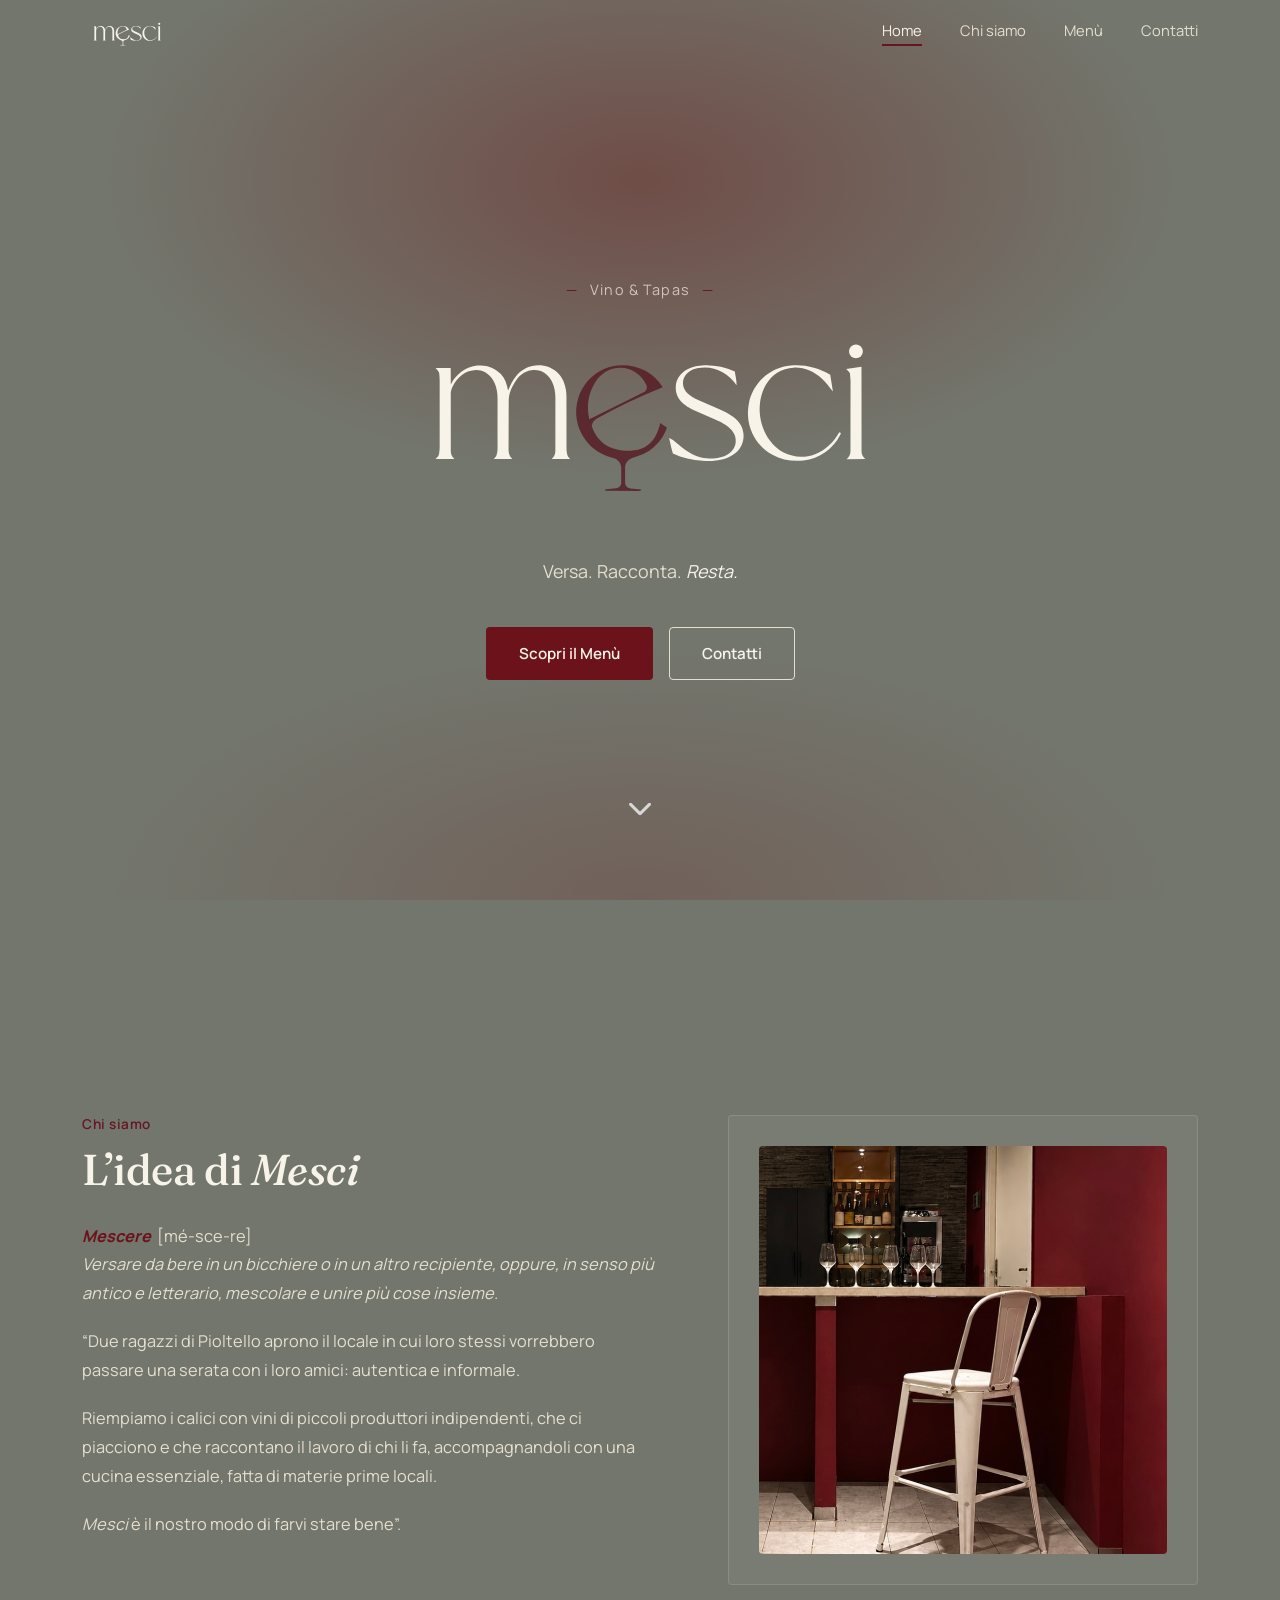
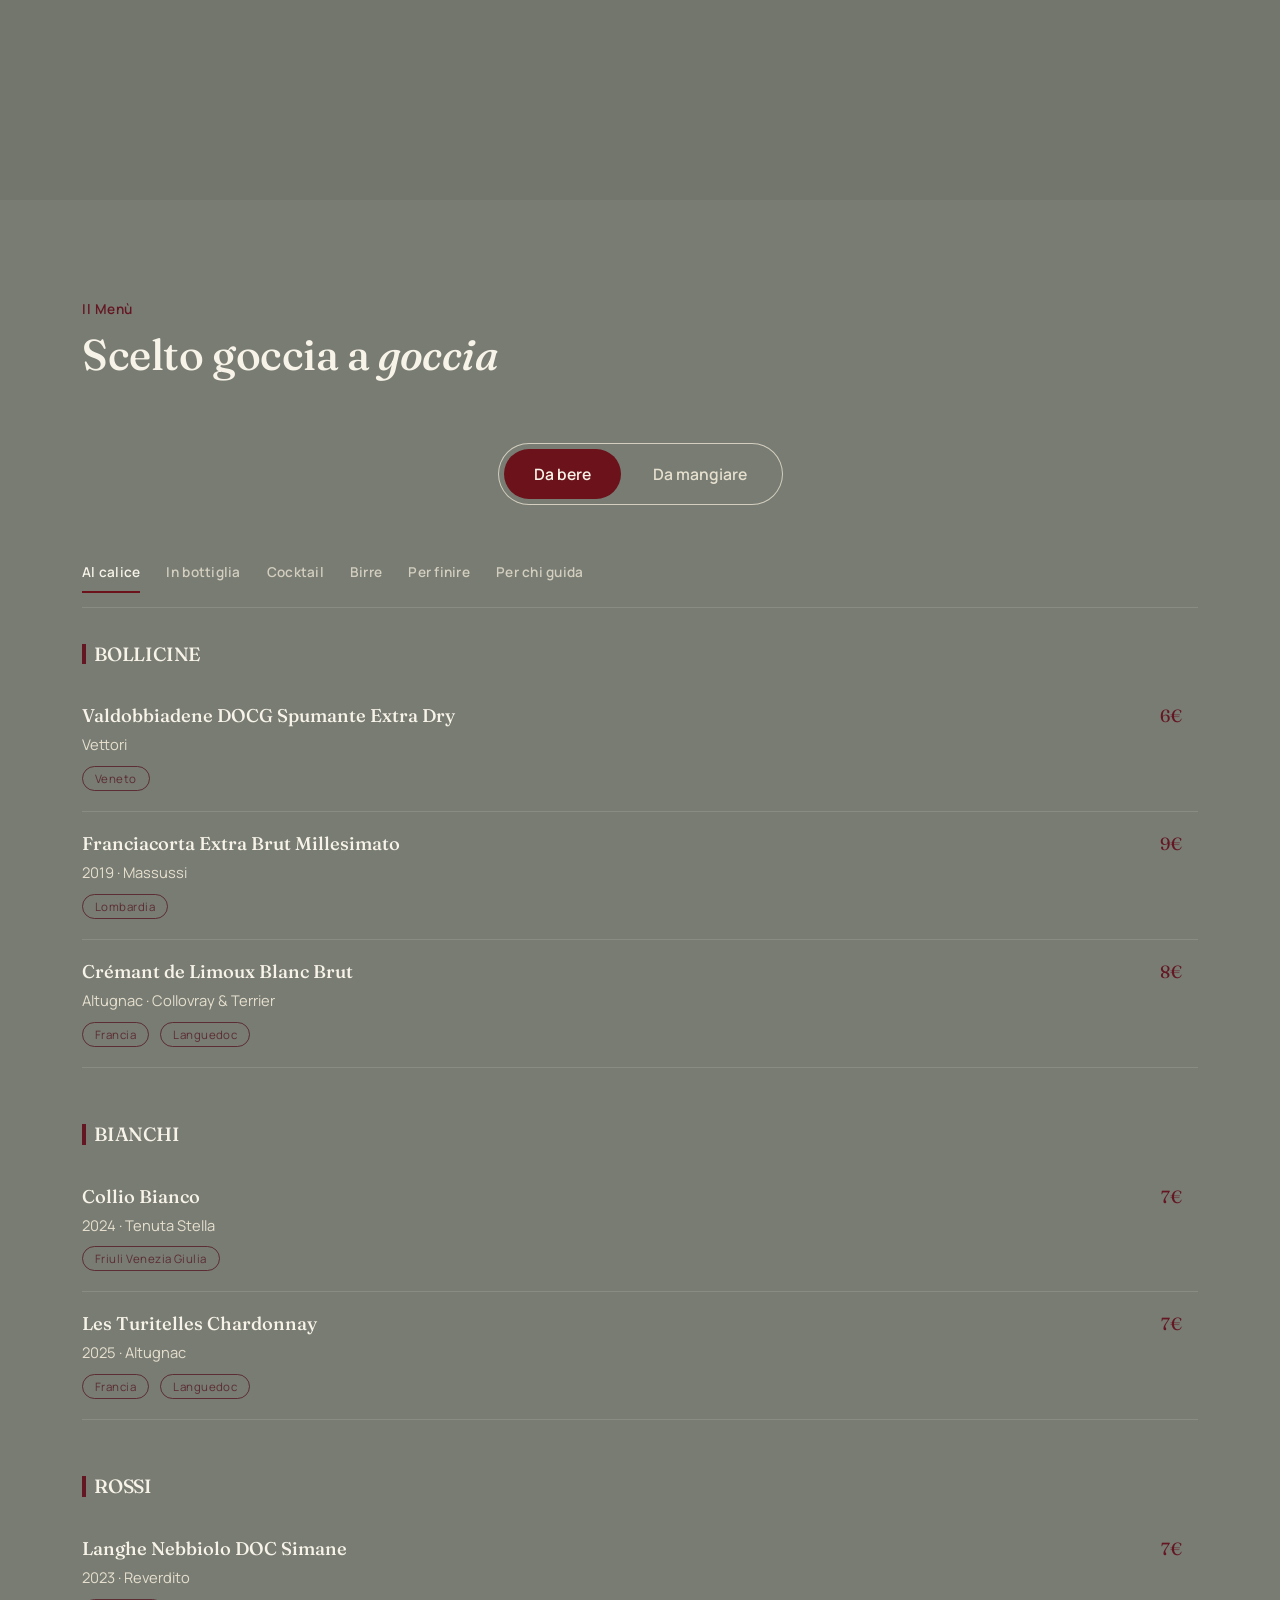
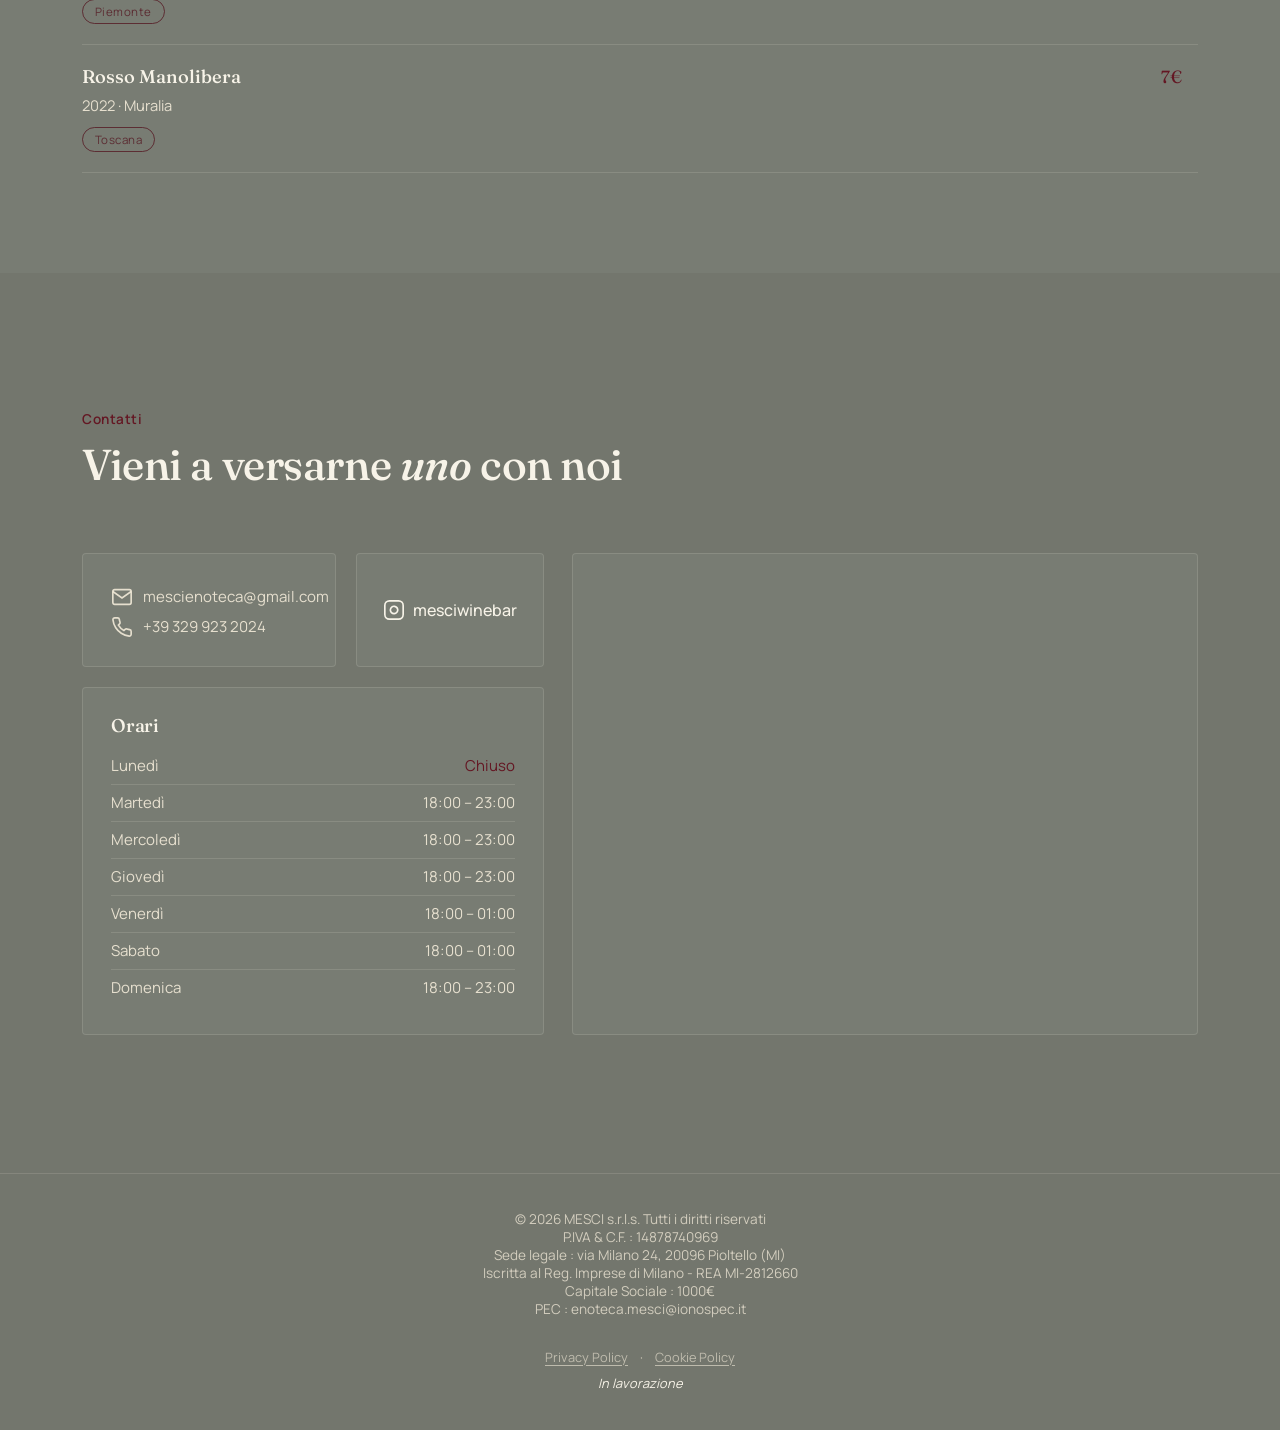
<file: index.html>
<!DOCTYPE html>
<html lang="it">

<head>
  <meta charset="UTF-8">
  <meta name="viewport" content="width=device-width, initial-scale=1, viewport-fit=cover">
  <title>MESCI — Wine Bar</title>
  <link rel="canonical" href="https://www.mesci.it/">
  <link rel="icon" type="image/png" href="assets/icons/favicon-96x96.png" sizes="96x96">
  <link rel="icon" type="image/svg+xml" href="assets/icons/favicon.svg">
  <link rel="shortcut icon" href="assets/icons/favicon.ico">
  <link rel="apple-touch-icon" sizes="180x180" href="assets/icons/apple-touch-icon.png">
  <meta name="apple-mobile-web-app-title" content="Mesci">

  <link rel="manifest" href="site.webmanifest">
  <meta name="description"
    content="Wine bar a Pioltello: vini di piccoli produttori indipendenti, cocktail e tapas con materie prime locali.">
  <meta name="theme-color" content="#73766d">
  <meta property="og:type" content="website">
  <meta property="og:locale" content="it_IT">
  <meta property="og:title" content="MESCI — Wine Bar">
  <meta property="og:description" content="Vino &amp; Tapas">
  <meta property="og:image" content="https://www.mesci.it/assets/images/og.jpg">
  <meta property="og:url" content="https://www.mesci.it/">
  <link rel="stylesheet" href="assets/fonts/fonts.css">
  <link rel="stylesheet" href="assets/css/style.css">
</head>

<body>

  <header id="siteHeader">
    <nav>
      <a href="#home" class="brand">
        <svg viewBox="0 0 1173.86 350" xmlns="http://www.w3.org/2000/svg" fill="currentColor">
          <path
            d="M803.99,224.7c-1.55-27.49-26.13-41.85-50.7-52.51l-45.63-19.8c-7.72-3.35-14.66-7.65-20.78-13.19-12.34-11.17-13.45-30.12-1.42-41.74,6.43-6.21,14.78-9.75,23.61-11.3,31.81-5.56,61.44,8.32,80.28,35.89.36-10.3-2.32-19.14-3.6-28.94-21.83-9.48-45.2-13.91-68.92-12.48-27.51,1.66-53.09,16.17-54.87,44.02-1.78,27.78,20.93,42.56,45.34,53.08l38.39,16.54c22.19,9.56,45.13,23.98,41.77,48.51-3.58,26.16-34.22,35.47-60.65,32.54-18.78-2.08-35.65-10.07-50.34-21.83l-20.43-16.35c-2.62-1.79-5.34-3.23-8.1-4.32,3.41,15.09,5.09,22.5,7.95,32.32,19.69,9.26,40.39,13.53,62.11,15.22,24.09,1.87,50.65-.69,69.15-16.19,11.87-9.94,17.7-24.04,16.83-39.48Z" />
          <path
            d="M629.44,201.49c-7.94,33.76-24.98,56.64-61.57,57.76-40.06,1.22-68.55-13.53-82.07-51.3.24-7.02,5.44-13.26,11.67-16.73,44.31-24.67,89.72-45.68,137.05-64.81-23.99-41.64-77.68-55.94-120.31-39.45-27.83,10.76-48.13,35.02-56.22,60.42-10.29,32.3-4.03,64.03,14.68,89.69,14.36,19.69,34.62,31.92,57.9,37.32,10.14,2.35,16.93,10.76,16.96,21.03l.09,30.14c.02,6.45-4.16,11.94-10.55,12.6l-21.1,2.16c-.72.07-2.86.5-2.54,1.07l1.17,2.06,71.42.1c1.88-.28,3.84-1.54,3.66-2.85l-23.11-2.39c-6.26-.65-10.95-5.8-10.94-12.21l.03-31.22c.01-9.78,7.02-17.91,16.24-20.81,22.66-7.11,33-12.63,41.86-20.52s20.55-17.93,29.61-42.13c-1.37-1.54-13.54-9.5-13.94-9.93ZM480.78,193.33c-6.22-26.5-2.58-53.99,11.72-76.7,11.82-18.77,31.01-31.21,53.55-31,23.78.22,45.38,15.01,54.44,36.56,2.22,5.29.56,11.33-4.94,14.07l-114.76,57.06Z" />
          <path
            d="M319.23,276.73l-38.81.19,4.94-5.81c1.98-4.65,2.92-10.54,2.92-16.21v-105.81c0-21.64-7.11-43.72-25.98-54.27-11.29-6.31-23.89-5.73-36.05-1.51-18.15,7.66-31.24,23.48-36.03,42.95l.07,124.19c0,6.8,2.81,11.28,7.44,16.5l-39.41-.07c3.64-4.06,6.47-6.26,7.19-10.19.85-4.65,1.45-8.95,1.45-13.84V113.14c0-5.65-.52-10.57-.93-15.99-1.46-4.55-3.28-6.61-7.69-11.13l31.76-.29.25,34.55c11.2-21.63,31.13-36.96,55.62-39.49,18.69-1.93,36.65,4.38,49.22,17.99,8.82,9.55,12.82,21.27,15.19,34.59,4.34-10.8,9.02-20.59,16.24-29.7,21.78-27.5,62.29-31.43,88.15-7.34,12.33,11.48,18,31.29,18.01,48.71l.08,109.86c0,5.92.98,12.05,3.13,16.78l4.49,5.27-38.65-.09c5.23-5.61,7.65-10.1,7.66-16.92l.08-112.24c0-11.78-2.09-22.72-7.05-33.07-7.22-15.05-21.5-25.2-38.55-24.42-14.49.66-27.26,8.24-35.76,20.15-8.99,12.61-16.42,27.87-16.48,43.91l-.33,101.66c-.03,7.94,1.21,14.8,7.84,20.82Z" />
          <path
            d="M858.73,237.65c22,30.84,60.06,42.22,95.23,29.03,22.21-8.33,39.36-25.19,50.65-45.79,1.22.42,3.47,1.11,3.34,1.84s-.69,2.29-1.13,3.16c-15.31,29.96-43.47,49.98-77.08,53.84-22.75,2.61-45.27-1.14-65.27-12.12-38.49-21.14-57.81-64.52-49.25-107.31s43.4-75.35,87.95-79.39c28.9-2.62,57.55,4.46,82.54,19.27l5.68,34.91c-8.66-9.97-14.49-19-23.44-27.08-16.27-14.7-36.74-23.83-58.89-22.79-25.4,1.19-46.85,15-58.89,37-19.43,35.5-15.29,82,8.55,115.43Z" />
          <circle cx="1039.6" cy="51.22" r="14.45" />
          <path
            d="M1028.13,260.32l.12-148.16-1.25-14.99c-1.81-3.54-3.78-5.41-7.89-8.98l32.14-4.91.15,177.75c0,6.6,2.77,10.41,7.71,15.83l-38.91.13c4.48-5.16,7.93-9.1,7.93-16.66Z" />
        </svg>
      </a>
      <div class="navlinks">
        <a href="#home" class="active">Home</a>
        <a href="#chi-siamo">Chi siamo</a>
        <a href="#menu">Menù</a>
        <a href="#dove-siamo">Contatti</a>
      </div>
      <button class="burger" id="burger" aria-label="Menu"><span></span><span></span><span></span></button>
    </nav>
  </header>
  <div class="drawer-overlay" id="drawerOverlay"></div>
  <aside class="drawer" id="drawer" aria-hidden="true">
    <button class="drawer-close" id="drawerClose" aria-label="Chiudi">✕</button>
    <div class="drawer-links">
      <a href="#home">Home</a>
      <a href="#chi-siamo">Chi siamo</a>
      <a href="#menu">Menù</a>
      <a href="#dove-siamo">Contatti</a>
    </div>
  </aside>

  <section class="hero" id="home">
    <div class="eyebrow">Vino &amp; Tapas</div>
    <div class="logo-mark">
      <svg viewBox="0 0 1173.86 400" xmlns="http://www.w3.org/2000/svg" fill="currentColor">
        <path
          d="M803.99,224.7c-1.55-27.49-26.13-41.85-50.7-52.51l-45.63-19.8c-7.72-3.35-14.66-7.65-20.78-13.19-12.34-11.17-13.45-30.12-1.42-41.74,6.43-6.21,14.78-9.75,23.61-11.3,31.81-5.56,61.44,8.32,80.28,35.89.36-10.3-2.32-19.14-3.6-28.94-21.83-9.48-45.2-13.91-68.92-12.48-27.51,1.66-53.09,16.17-54.87,44.02-1.78,27.78,20.93,42.56,45.34,53.08l38.39,16.54c22.19,9.56,45.13,23.98,41.77,48.51-3.58,26.16-34.22,35.47-60.65,32.54-18.78-2.08-35.65-10.07-50.34-21.83l-20.43-16.35c-2.62-1.79-5.34-3.23-8.1-4.32,3.41,15.09,5.09,22.5,7.95,32.32,19.69,9.26,40.39,13.53,62.11,15.22,24.09,1.87,50.65-.69,69.15-16.19,11.87-9.94,17.7-24.04,16.83-39.48Z" />
        <path style="fill: rgba(83, 19, 30, 0.75)"
          d="M629.44,201.49c-7.94,33.76-24.98,56.64-61.57,57.76-40.06,1.22-68.55-13.53-82.07-51.3.24-7.02,5.44-13.26,11.67-16.73,44.31-24.67,89.72-45.68,137.05-64.81-23.99-41.64-77.68-55.94-120.31-39.45-27.83,10.76-48.13,35.02-56.22,60.42-10.29,32.3-4.03,64.03,14.68,89.69,14.36,19.69,34.62,31.92,57.9,37.32,10.14,2.35,16.93,10.76,16.96,21.03l.09,30.14c.02,6.45-4.16,11.94-10.55,12.6l-21.1,2.16c-.72.07-2.86.5-2.54,1.07l1.17,2.06,71.42.1c1.88-.28,3.84-1.54,3.66-2.85l-23.11-2.39c-6.26-.65-10.95-5.8-10.94-12.21l.03-31.22c.01-9.78,7.02-17.91,16.24-20.81,22.66-7.11,33-12.63,41.86-20.52s20.55-17.93,29.61-42.13c-1.37-1.54-13.54-9.5-13.94-9.93ZM480.78,193.33c-6.22-26.5-2.58-53.99,11.72-76.7,11.82-18.77,31.01-31.21,53.55-31,23.78.22,45.38,15.01,54.44,36.56,2.22,5.29.56,11.33-4.94,14.07l-114.76,57.06Z" />
        <path
          d="M319.23,276.73l-38.81.19,4.94-5.81c1.98-4.65,2.92-10.54,2.92-16.21v-105.81c0-21.64-7.11-43.72-25.98-54.27-11.29-6.31-23.89-5.73-36.05-1.51-18.15,7.66-31.24,23.48-36.03,42.95l.07,124.19c0,6.8,2.81,11.28,7.44,16.5l-39.41-.07c3.64-4.06,6.47-6.26,7.19-10.19.85-4.65,1.45-8.95,1.45-13.84V113.14c0-5.65-.52-10.57-.93-15.99-1.46-4.55-3.28-6.61-7.69-11.13l31.76-.29.25,34.55c11.2-21.63,31.13-36.96,55.62-39.49,18.69-1.93,36.65,4.38,49.22,17.99,8.82,9.55,12.82,21.27,15.19,34.59,4.34-10.8,9.02-20.59,16.24-29.7,21.78-27.5,62.29-31.43,88.15-7.34,12.33,11.48,18,31.29,18.01,48.71l.08,109.86c0,5.92.98,12.05,3.13,16.78l4.49,5.27-38.65-.09c5.23-5.61,7.65-10.1,7.66-16.92l.08-112.24c0-11.78-2.09-22.72-7.05-33.07-7.22-15.05-21.5-25.2-38.55-24.42-14.49.66-27.26,8.24-35.76,20.15-8.99,12.61-16.42,27.87-16.48,43.91l-.33,101.66c-.03,7.94,1.21,14.8,7.84,20.82Z" />
        <path
          d="M858.73,237.65c22,30.84,60.06,42.22,95.23,29.03,22.21-8.33,39.36-25.19,50.65-45.79,1.22.42,3.47,1.11,3.34,1.84s-.69,2.29-1.13,3.16c-15.31,29.96-43.47,49.98-77.08,53.84-22.75,2.61-45.27-1.14-65.27-12.12-38.49-21.14-57.81-64.52-49.25-107.31s43.4-75.35,87.95-79.39c28.9-2.62,57.55,4.46,82.54,19.27l5.68,34.91c-8.66-9.97-14.49-19-23.44-27.08-16.27-14.7-36.74-23.83-58.89-22.79-25.4,1.19-46.85,15-58.89,37-19.43,35.5-15.29,82,8.55,115.43Z" />
        <circle cx="1039.6" cy="51.22" r="14.45" />
        <path
          d="M1028.13,260.32l.12-148.16-1.25-14.99c-1.81-3.54-3.78-5.41-7.89-8.98l32.14-4.91.15,177.75c0,6.6,2.77,10.41,7.71,15.83l-38.91.13c4.48-5.16,7.93-9.1,7.93-16.66Z" />
      </svg>
    </div>

    <p class="tag">Versa. Racconta. <em>Resta.</em></p>
    <div class="hero-ctas">
      <a href="#menu" class="btn btn-filled">Scopri il Menù</a>
      <a href="#dove-siamo" class="btn btn-outline">Contatti</a>
    </div>
    <a class="scroll-cue" href="#chi-siamo">
      <img src="assets/images/arrow-down-sign-to-navigate.png" alt="">
    </a>
  </section>

  <section id="chi-siamo">
    <div class="wrap">
      <div class="about-grid">
        <div>
          <div class="section-head" style="margin-bottom:28px">
            <div class="eyebrow">Chi siamo</div>
            <h2>L’idea di <em>Mesci</em></h2>
          </div>
          <div class="about-text">
            <p><i style="color: var(--wine);"><b>Mescere &nbsp;</b></i>[mé-sce-re] <br> <i>Versare da bere in un
                bicchiere o in un altro recipiente, oppure, in senso più antico e letterario, mescolare e unire più cose
                insieme.</i> </p>
            <p>“Due ragazzi di Pioltello aprono il locale in cui loro stessi vorrebbero passare una serata con i loro
              amici: autentica e informale.</p>
            <p>Riempiamo i calici con vini di piccoli produttori indipendenti, che ci piacciono e che raccontano il
              lavoro di chi li fa,
              accompagnandoli con una cucina essenziale, fatta di materie prime locali.</p>
            <p><i>Mesci</i> è il nostro modo di farvi stare bene”. </p>
          </div>

        </div>
        <div class="pour-art">
          <img src="assets/images/about2.jpg" alt="">
        </div>
      </div>
    </div>
  </section>

  <section id="menu" style="background:var(--bg-soft)">
    <div class="wrap">

      <div class="section-head">
        <div class="eyebrow">Il Menù</div>
        <h2>Scelto goccia a <em>goccia</em></h2>

      </div>

      <div id="menuMain">

        <div class="tabs" role="tablist" aria-label="Categoria principale">
          <button class="tab-btn active" data-main="bere" role="tab" aria-selected="true">Da bere</button>
          <button class="tab-btn" data-main="mangiare" role="tab" aria-selected="false">Da mangiare</button>
        </div>

        <button class="back-to-categories" id="backToCategories">← Torna alle categorie</button>


        <!-- ═════════════════════════════════════
           DA BERE
      ═════════════════════════════════════ -->

        <div class="menu-panel active" data-main="bere">

          <div class="level2-tabs" role="tablist" aria-label="Sottocategoria da bere">
            <button class="level2-btn active" data-sub="vini" role="tab" aria-selected="true">Al calice</button>
            <button class="level2-btn" data-sub="bottiglia" role="tab" aria-selected="false">In bottiglia</button>
            <button class="level2-btn" data-sub="cocktail" role="tab" aria-selected="false">Cocktail</button>
            <button class="level2-btn" data-sub="birre" role="tab" aria-selected="false">Birre</button>
            <button class="level2-btn" data-sub="finire" role="tab" aria-selected="false">Per finire</button>
            <button class="level2-btn" data-sub="analcolici" role="tab" aria-selected="false">Per chi guida</button>
          </div>


          <!-- ═════════════════════════════════════
             VINI AL CALICE
        ═════════════════════════════════════ -->

          <div class="sub-panel active" id="sub-vini">

            <div class="wine-list">

              <!--
            <h3>Vini al calice</h3>
            <div class="cat-note">Al calice · 10cl</div>
            -->

              <div class="wine-category">

                <h3 style="margin-bottom: 40px;">Bollicine</h3>

                <div class="dish">
                  <div class="dish-top">
                    <h4>Valdobbiadene DOCG Spumante Extra Dry</h4>
                    <span class="price">6€</span>
                  </div>
                  <p>Vettori</p>
                  <span class="tag-chip">Veneto</span>
                </div>

                <div class="dish">
                  <div class="dish-top">
                    <h4>Franciacorta Extra Brut Millesimato</h4>
                    <span class="price">9€</span>
                  </div>
                  <p>2019 · Massussi</p>
                  <span class="tag-chip">Lombardia</span>
                </div>

                <div class="dish">
                  <div class="dish-top">
                    <h4>Crémant de Limoux Blanc Brut</h4>
                    <span class="price">8€</span>
                  </div>
                  <p>Altugnac · Collovray &amp; Terrier</p>
                  <span class="tag-chip">Francia</span> <span class="tag-chip">Languedoc</span>
                </div>

              </div>


              <div class="wine-category">

                <h3 style="margin-bottom: 40px;">Bianchi</h3>

                <div class="dish">
                  <div class="dish-top">
                    <h4>Collio Bianco</h4>
                    <span class="price">7€</span>
                  </div>
                  <p>2024 · Tenuta Stella</p>
                  <span class="tag-chip">Friuli Venezia Giulia</span>
                </div>

                <div class="dish">
                  <div class="dish-top">
                    <h4>Les Turitelles Chardonnay</h4>
                    <span class="price">7€</span>
                  </div>
                  <p>2025 · Altugnac</p>
                  <span class="tag-chip">Francia</span> <span class="tag-chip">Languedoc</span>
                </div>

              </div>


              <div class="wine-category">

                <h3 style="margin-bottom: 40px;">Rossi</h3>

                <div class="dish">
                  <div class="dish-top">
                    <h4>Langhe Nebbiolo DOC Simane</h4>
                    <span class="price">7€</span>
                  </div>
                  <p>2023 · Reverdito</p>
                  <span class="tag-chip">Piemonte</span>
                </div>

                <div class="dish">
                  <div class="dish-top">
                    <h4>Rosso Manolibera</h4>
                    <span class="price">7€</span>
                  </div>
                  <p>2022 · Muralia</p>
                  <span class="tag-chip">Toscana</span>
                </div>

              </div>



            </div>
          </div>


          <!-- ═════════════════════════════════════
             VINI IN BOTTIGLIA
        ═════════════════════════════════════ -->

          <div class="sub-panel" id="sub-bottiglia">
            <h3 style="padding-bottom: 5px;" class="asporto">Vuoi portarla a casa? </h3>
            <h3 class="asporto">Tutte le nostre bottiglie sono disponibili da asporto ad un prezzo ridotto</h3>

            <!-- BOLLICINE -->
            <div class="wine-list">

              <div class="wine-category">

                <h3>Bollicine</h3>
                <div class="cat-note"></div>

                <div class="wine-category-dishes">

                  <div class="dish">
                    <div class="dish-top">
                      <h4>Valdobbiadene DOCG Spumante Extra Dry</h4>
                      <span class="price">22€</span>
                    </div>
                    <p>Vettori</p>
                    <span class="tag-chip">Veneto</span>
                  </div>

                  <div class="dish">
                    <div class="dish-top">
                      <h4>Valdobbiadene DOCG spumante Brut</h4>
                      <span class="price">22€</span>
                    </div>
                    <p>Vettori</p>
                    <span class="tag-chip">Veneto</span>
                  </div>

                  <div class="dish">
                    <div class="dish-top">
                      <h4>Franciacorta Extra Brut Millesimato</h4>
                      <span class="price">38€</span>
                    </div>
                    <p>2019 · Massussi</p>
                    <span class="tag-chip">Lombardia</span>
                  </div>

                  <div class="dish">
                    <div class="dish-top">
                      <h4>Roccapietra Blanc de Noirs Brut</h4>
                      <span class="price">36€</span>
                    </div>
                    <p>Scuropasso</p>
                    <span class="tag-chip">Lombardia</span>
                  </div>

                  <div class="dish">
                    <div class="dish-top">
                      <h4>Roccapietra Gruasè Rosé</h4>
                      <span class="price">39,50€</span>
                    </div>
                    <p>Scuropasso</p>
                    <span class="tag-chip">Lombardia</span>
                  </div>

                  <div class="dish">
                    <div class="dish-top">
                      <h4>Trento Spumante Extra Brut</h4>
                      <span class="price">42€</span>
                    </div>
                    <p>2019 · Fanti</p>
                    <span class="tag-chip">Trentino Alto Adige</span>
                  </div>

                  <div class="dish">
                    <div class="dish-top">
                      <h4>Crémant de Limoux Blanc Brut</h4>
                      <span class="price">32€</span>
                    </div>
                    <p>Altugnac · Collovray &amp; Terrier</p>
                    <span class="tag-chip">Francia</span> <span class="tag-chip">Languedoc</span>
                  </div>

                  <div class="dish">
                    <div class="dish-top">
                      <h4>Champagne Roger Barnier Brut</h4>
                      <span class="price">46,50€</span>
                    </div>
                    <p>Selection</p>
                    <span class="tag-chip">Francia</span> <span class="tag-chip">Champagne</span>
                  </div>

                </div>
              </div>

            </div>


            <!-- BIANCHI -->
            <div class="wine-list">

              <div class="wine-category">

                <h3>Bianchi</h3>
                <div class="cat-note"></div>

                <div class="wine-category-dishes">

                  <div class="dish">
                    <div class="dish-top">
                      <h4>Collio Bianco</h4>
                      <span class="price">28€</span>
                    </div>
                    <p>Tenuta Stella</p>
                    <span class="tag-chip">Friuli Venezia Giulia</span>
                  </div>

                  <div class="dish">
                    <div class="dish-top">
                      <h4>Ribolla Gialla Collio Bio</h4>
                      <span class="price">34€</span>
                    </div>
                    <p>2023 · Tenuta Stella</p>
                    <span class="tag-chip">Friuli Venezia Giulia</span>
                  </div>

                  <div class="dish">
                    <div class="dish-top">
                      <h4>Friulano Collio Bio</h4>
                      <span class="price">34€</span>
                    </div>
                    <p>2024 · Tenuta Stella</p>
                    <span class="tag-chip">Friuli Venezia Giulia</span>
                  </div>

                  <div class="dish">
                    <div class="dish-top">
                      <h4>Trentino Nosiola</h4>
                      <span class="price">28€</span>
                    </div>
                    <p>2024 · Fanti</p>
                    <span class="tag-chip">Trentino Alto Adige</span>
                  </div>

                  <div class="dish">
                    <div class="dish-top">
                      <h4>Trentino Chardonnay</h4>
                      <span class="price">32€</span>
                    </div>
                    <p>2023 · Fanti</p>
                    <span class="tag-chip">Trentino Alto Adige</span>
                  </div>

                  <div class="dish">
                    <div class="dish-top">
                      <h4>Gewurztraminer</h4>
                      <span class="price">36€</span>
                    </div>
                    <p>2023 · Elfenberg</p>
                    <span class="tag-chip">Trentino Alto Adige</span>
                  </div>

                  <div class="dish">
                    <div class="dish-top">
                      <h4>Sauvignon Blanc</h4>
                      <span class="price">36€</span>
                    </div>
                    <p>2024 · Elfenberg</p>
                    <span class="tag-chip">Trentino Alto Adige</span>
                  </div>

                  <div class="dish">
                    <div class="dish-top">
                      <h4>Frascati Superiore DOC</h4>
                      <span class="price">28€</span>
                    </div>
                    <p>2024 · Casale Marchese</p>
                    <span class="tag-chip">Lazio</span>
                  </div>

                  <div class="dish">
                    <div class="dish-top">
                      <h4>Les Turitelles Chardonnay</h4>
                      <span class="price">28€</span>
                    </div>
                    <p>2025 · Altugnac</p>
                    <span class="tag-chip">Francia</span> <span class="tag-chip">Languedoc</span>
                  </div>

                  <!-- <div class="dish">
                    <div class="dish-top">
                      <h4>Aligote Bourgogna</h4>
                      <span class="price">36€</span>
                    </div>
                    <p>2023 · P &amp; L Borgest</p>
                  </div> -->

                </div>
              </div>

            </div>


            <!-- ROSSI -->
            <div class="wine-list">

              <div class="wine-category">

                <h3>Rossi</h3>
                <div class="cat-note"></div>

                <div class="wine-category-dishes">

                  <div class="dish">
                    <div class="dish-top">
                      <h4>Lagrein</h4>
                      <span class="price">35,50€</span>
                    </div>
                    <p>2024 · Elfenberg</p>
                    <span class="tag-chip">Trentino Alto Adige</span>
                  </div>

                  <div class="dish">
                    <div class="dish-top">
                      <h4>Langhe Nebbiolo DOC Simane</h4>
                      <span class="price">28€</span>
                    </div>
                    <p>2023 · Reverdito</p>
                    <span class="tag-chip">Piemonte</span>
                  </div>

                  <div class="dish">
                    <div class="dish-top">
                      <h4>Barbera d'Alba DOC</h4>
                      <span class="price">22€</span>
                    </div>
                    <p>2024 · Reverdito</p>
                    <span class="tag-chip">Piemonte</span>
                  </div>

                  <div class="dish">
                    <div class="dish-top">
                      <h4>Barolo</h4>
                      <span class="price">38€</span>
                    </div>
                    <p>2020 · Reverdito</p>
                    <span class="tag-chip">Piemonte</span>
                  </div>

                  <div class="dish">
                    <div class="dish-top">
                      <h4>Rosso Manolibera</h4>
                      <span class="price">28€</span>
                    </div>
                    <p>2022 · Muralia</p>
                    <span class="tag-chip">Toscana</span>
                  </div>

                  <div class="dish">
                    <div class="dish-top">
                      <h4>Rosato Gorbizzo</h4>
                      <span class="price">24€</span>
                    </div>
                    <p>2024 · Muralia</p>
                    <span class="tag-chip">Toscana</span>
                  </div>

                  <div class="dish">
                    <div class="dish-top">
                      <h4>Lambrusco Nebbia &amp; Sabbia</h4>
                      <span class="price">19€</span>
                    </div>
                    <p>Podere Crocetta</p>
                    <span class="tag-chip">Emilia Romagna</span>
                  </div>

                  <div class="dish">
                    <div class="dish-top">
                      <h4>Cotè Pierre Lys Pinot Noir</h4>
                      <span class="price">34,50€</span>
                    </div>
                    <p>2024 · Altugnac</p>
                    <span class="tag-chip">Francia</span> <span class="tag-chip">Languedoc</span>
                  </div>

                </div>
              </div>

            </div>


            <!-- DOLCI -->
            <div class="wine-list">

              <div class="wine-category">

                <h3>Dolci</h3>
                <div class="cat-note"></div>

                <div class="wine-category-dishes">

                  <div class="dish">
                    <div class="dish-top">
                      <h4>Moscato</h4>
                      <span class="price">22€</span>
                    </div>
                    <p>Scuropasso</p>
                    <span class="tag-chip">Lombardia</span>
                  </div>

                </div>
              </div>

            </div>

          </div>


          <!-- ═════════════════════════════════════
             COCKTAIL
        ═════════════════════════════════════ -->

          <div class="sub-panel" id="sub-cocktail">

            <div class="menu-cat">

              <!--
            <h3>Cocktail</h3>
            <div class="cat-note">Preparati al momento</div>
            -->

              <div class="dish">
                <div class="dish-top">
                  <h4>Spritz Aperol</h4>
                  <span class="price">7€</span>
                </div>
                <p>Prosecco · Aperol · Soda</p>

              </div>

              <div class="dish">
                <div class="dish-top">
                  <h4>Spritz Campari</h4>
                  <span class="price">7€</span>
                </div>
                <p>Prosecco · Bitter · Soda</p>

              </div>

              <div class="dish">
                <div class="dish-top">
                  <h4>Hugo Spritz</h4>
                  <span class="price">7€</span>
                </div>
                <p>Prosecco · Sciroppo di sambuco · Soda</p>

              </div>

              <div class="dish">
                <div class="dish-top">
                  <h4>Negroni</h4>
                  <span class="price">7€</span>
                </div>
                <p>Gin · Campari · Vermouth rosso</p>

              </div>

              <div class="dish">
                <div class="dish-top">
                  <h4>Negroni Sbagliato</h4>
                  <span class="price">7€</span>
                </div>
                <p>Campari · Vermouth rosso · Prosecco</p>

              </div>

              <div class="dish">
                <div class="dish-top">
                  <h4>Americano</h4>
                  <span class="price">7€</span>
                </div>
                <p>Campari · Vermouth rosso · Soda </p>

              </div>

              <div class="dish">
                <div class="dish-top">
                  <h4>Gin Tonic</h4>
                  <span class="price">7€</span>
                </div>
                <p>Gin · Fever Tree Tonica</p>

              </div>

              <div class="dish">
                <div class="dish-top">
                  <h4>Gin Tonic Premium</h4>
                  <span class="price">10€</span>
                </div>
                <p>Esse Gin · Fever Tree Tonica</p>

              </div>

              <div class="dish">
                <div class="dish-top">
                  <h4>Picci</h4>
                  <span class="price">8€</span>
                </div>
                <p>Cetriolo pestato · Vodka · Lime · Triple Sec · Acqua Tonica</p>

              </div>

              <div class="dish">
                <div class="dish-top">
                  <h4>Yolo Mule</h4>
                  <span class="price">8€</span>
                </div>
                <p>Succo di zenzero e mela · Vodka · Limonata · Triple Sec</p>
              </div>

            </div>

          </div>

          <!-- ═════════════════════════════════════
             BIRRE
        ═════════════════════════════════════ -->
          <div class="sub-panel" id="sub-birre">

            <div class="menu-cat">


              <div class="dish">
                <div class="dish-top">
                  <h4>Una qualsiasi</h4>
                  <span class="price">5€</span>
                </div>
                <p>Gorgonziner · 33cl</p>
                <span class="tag-chip">Pils</span>
              </div>

              <div class="dish">
                <div class="dish-top">
                  <h4>L'inaffidabile IPA</h4>
                  <span class="price">5,5€</span>
                </div>
                <p>Gorgonziner · 33cl</p>
                <span class="tag-chip">IPA</span>
              </div>

              <div class="dish">
                <div class="dish-top">
                  <h4>Smoke Under Water</h4>
                  <span class="price">5,5€</span>
                </div>
                <p>Gorgonziner · 33cl</p>
                <span class="tag-chip">Smoked Porter</span>
              </div>

              

              

            </div>

          </div>

          <!-- ═════════════════════════════════════
             PER FINIRE
        ═════════════════════════════════════ -->
          <div class="sub-panel" id="sub-finire">

            <div class="menu-cat">

              

              <div class="dish">
                <div class="dish-top">
                  <h4>Caffè</h4>
                  <span class="price">1€</span>
                </div>
                <p> &ensp; </p>
                
              </div>

              <div class="dish">
                <div class="dish-top">
                  <h4>Amari</h4>
                  <span class="price">4€</span>
                </div>
                <p>Amaro Del Capo · Di Saronno · Montenegro </p>
              
              </div>

            
                
              </div>

              

              

            </div>

        


          <!-- ═════════════════════════════════════
             PER CHI GUIDA
        ═════════════════════════════════════ -->

          <div class="sub-panel" id="sub-analcolici">

            <div class="menu-cat">

              <!--
            <h3>Per chi guida</h3>
            <div class="cat-note">Analcolici</div>
            -->

              <div class="dish">
                <div class="dish-top">
                  <h4>Virgin Picci</h4>
                  <span class="price">7€</span>
                </div>
                <p>Cetriolo pestato · Lime · Acqua Tonica</p>
              </div>

              <div class="dish">
                <div class="dish-top">
                  <h4>Virgin Yolo Mule</h4>
                  <span class="price">7€</span>
                </div>
                <p>Succo di zenzero e mela · Limonata</p>
              </div>

              <div class="dish">
                <div class="dish-top">
                  <h4>Bibite</h4>
                  <span class="price">3€</span>
                </div>
                <p> Coca Cola (Zero) · Fanta · Fuze Tea (Pesca/Limone)</p>
              </div>

              <div class="dish">
                <div class="dish-top">
                  <h4>Red Bull</h4>
                  <span class="price">3,5€</span>
                </div>
                <p> &ensp; </p>
              </div>

              <div class="dish">
                <div class="dish-top">
                  <h4>Acqua frizzante</h4>
                  <span class="price">1€</span>
                </div>
                <p> &ensp; </p>
              </div>

            </div>

          </div>

        </div>


        <!-- ═════════════════════════════════════
           DA MANGIARE
      ═════════════════════════════════════ -->

        <div class="menu-panel" data-main="mangiare">

          <div class="level2-tabs" role="tablist" aria-label="Sottocategoria da mangiare">
            <button class="level2-btn active" data-sub="caldi" role="tab" aria-selected="true">Piatti caldi</button>
            <button class="level2-btn" data-sub="freddi" role="tab" aria-selected="false">Piatti freddi</button>
          </div>


          <!-- ═════════════════════════════════════
             PIATTI CALDI
        ═════════════════════════════════════ -->

          <div class="sub-panel active" id="sub-caldi">

            <div class="menu-cat">

              <!--
            <h3>Piatti caldi</h3>
            <div class="cat-note">Dalla cucina</div>
            -->

              <div class="dish">

                <div class="dish-top">
                  <h4>Patatas Bravas</h4>
                  <span class="price">5,50€</span>
                </div>

                <p>Con salsa brava e aioli</p>

                <div class="allergen-list">
                  <span class="allergen-icon" aria-label="Uova" data-allergen="Uova">
                    <img src="assets/images/allergens/eggs.png" alt="">
                  </span>
                  <span class="allergen-icon" aria-label="Glutine" data-allergen="Glutine">
                    <img src="assets/images/allergens/gluten.png" alt="">
                  </span>
                  <span class="allergen-icon" aria-label="Vegetariano" data-allergen="Vegetariano">
                    <img src="assets/images/allergens/plant-based.png" alt="">
                  </span>


                </div>

              </div>





              


              <div class="dish">

                <div class="dish-top">
                  <h4>Pulpo a la Gallega</h4>
                  <span class="price">9€</span>
                </div>

                <p>Polpo, patate, cristalli di sale e paprika affumicata</p>
                <div class="allergen-list">
                  <span class="allergen-icon" aria-label="Molluschi" data-allergen="Molluschi">
                    <img src="assets/images/allergens/molluscs.png" alt="">
                  </span>


                </div>
              </div>


              <div class="dish">

                <div class="dish-top">
                  <h4>Polpette al Sugo</h4>
                  <span class="price">7€</span>
                </div>

                <p>Accompagnate da pane rustico</p>
                <div class="allergen-list">
                  <span class="allergen-icon" aria-label="Glutine" data-allergen="Glutine">
                    <img src="assets/images/allergens/gluten.png" alt="">
                  </span>

                  <span class="allergen-icon" aria-label="Latte" data-allergen="Latte">
                    <img src="assets/images/allergens/milk.png" alt="">
                  </span>
                </div>
              </div>


              <div class="dish">

                <div class="dish-top">
                  <h4>Scagliozze di Polenta</h4>
                  <span class="price">4€</span>
                </div>

                <p>Polenta fritta con stracciatella</p>
                <div class="allergen-list">

                  <span class="allergen-icon" aria-label="Latte" data-allergen="Latte">
                    <img src="assets/images/allergens/milk.png" alt="">
                  </span>
                  <span class="allergen-icon" aria-label="Vegetariano" data-allergen="Vegetariano">
                    <img src="assets/images/allergens/plant-based.png" alt="">
                  </span>
                </div>

              </div>


              <div class="dish">

                <div class="dish-top">
                  <h4>Verdure dell'Orto</h4>
                  <span class="price">4€</span>
                </div>

                <p>Dall'orto di Corbari, con cotture e preparazioni variabili in base alla disponibilità</p>
                <div class="allergen-list">
                  <span class="allergen-icon" aria-label="Glutine" data-allergen="Glutine">
                    <img src="assets/images/allergens/gluten.png" alt="">
                  </span>
                  <span class="allergen-icon" aria-label="Vegetariano" data-allergen="Vegetariano">
                    <img src="assets/images/allergens/plant-based.png" alt="">
                  </span>


                </div>
              </div>

              <div class="dish">

                <div class="dish-top">
                  <h4>Il Toast</h4>
                  <span class="price">5€</span>
                </div>

                <p>Prosciutto cotto, formaggio, maionese</p>
                <div class="allergen-list">
                  <span class="allergen-icon" aria-label="Glutine" data-allergen="Glutine">
                    <img src="assets/images/allergens/gluten.png" alt="">
                  </span>

                  <span class="allergen-icon" aria-label="Latte" data-allergen="Latte">
                    <img src="assets/images/allergens/milk.png" alt="">
                  </span>
                  <span class="allergen-icon" aria-label="Uova" data-allergen="Uova">
                    <img src="assets/images/allergens/eggs.png" alt="">
                  </span>
                </div>
              </div>


            </div>

          </div>


          <!-- ═════════════════════════════════════
             PIATTI FREDDI
        ═════════════════════════════════════ -->

          <div class="sub-panel" id="sub-freddi">

            <div class="menu-cat">

              <!--
            <h3>Piatti freddi</h3>
            <div class="cat-note">Da condividere</div>
            -->

              <div class="dish">

                <div class="dish-top">
                  <h4>Pan Y Tomate</h4>
                  <span class="price">2,50€</span>
                </div>

                <p>Pane e pomodoro</p>
                <div class="allergen-list">
                  <span class="allergen-icon" aria-label="Glutine" data-allergen="Glutine">
                    <img src="assets/images/allergens/gluten.png" alt="">
                  </span>
                  <span class="allergen-icon" aria-label="Vegetariano" data-allergen="Vegetariano">
                    <img src="assets/images/allergens/plant-based.png" alt="">
                  </span>


                </div>
              </div>
              <div class="dish">

                <div class="dish-top">
                  <h4>Crostone Cantabrico</h4>
                  <span class="price">5€</span>
                </div>

                <p>Pane tostato, burro e acciughe del Cantabrico, zest di limone</p>
                <div class="allergen-list">
                  <span class="allergen-icon" aria-label="Glutine" data-allergen="Glutine">
                    <img src="assets/images/allergens/gluten.png" alt="">
                  </span>

                  <span class="allergen-icon" aria-label="Latte" data-allergen="Latte">
                    <img src="assets/images/allergens/milk.png" alt="">
                  </span>

                  <span class="allergen-icon" aria-label="Pesce" data-allergen="Pesce">
                    <img src="assets/images/allergens/fish.png" alt="">
                  </span>
                </div>
              </div>


              <div class="dish">

                <div class="dish-top">
                  <h4>Bruschetta Stagionale</h4>
                  <span class="price">6€</span>
                </div>

                <p>Ingredienti variabili secondo stagionalità</p>
                <div class="allergen-list">
                  <span class="allergen-icon" aria-label="Glutine" data-allergen="Glutine">
                    <img src="assets/images/allergens/gluten.png" alt="">
                  </span>

                </div>
              </div>


              <div class="dish">

                <div class="dish-top">
                  <h4>Tartare di Manzo</h4>
                  <span class="price">11€</span>
                </div>

                <p>Con nocciole tostate, senape in grani e timo</p>
                <div class="allergen-list">
                  <span class="allergen-icon" aria-label="Senape" data-allergen="Senape">
                    <img src="assets/images/allergens/mustard.png" alt="">
                  </span>
                  <span class="allergen-icon" aria-label="Frutta a guscio" data-allergen="Frutta a guscio">
                    <img src="assets/images/allergens/nut.png" alt="">
                  </span>


                </div>
              </div>


              <div class="dish">

                <div class="dish-top">
                  <h4>Selezione di Salumi e Formaggi</h4>
                  <span class="price">7€</span>
                </div>

                <p>Selezione di prodotti locali</p>
                <div class="allergen-list">
                  <span class="allergen-icon" aria-label="Latte" data-allergen="Latte">
                    <img src="assets/images/allergens/milk.png" alt="">
                  </span>
                </div>
              </div>


              <div class="dish">

                <div class="dish-top">
                  <h4>Carpaccio di Pomodori</h4>
                  <span class="price">5,50€</span>
                </div>

                <p>Con burrata e olive taggiasche</p>
                <div class="allergen-list">
                  <span class="allergen-icon" aria-label="Latte" data-allergen="Latte">
                    <img src="assets/images/allergens/milk.png" alt="">
                  </span>
                  <span class="allergen-icon" aria-label="Vegetariano" data-allergen="Vegetariano">
                    <img src="assets/images/allergens/plant-based.png" alt="">
                  </span>

                </div>
              </div>

              <div class="dish">

                <div class="dish-top">
                  <h4>Piatto di jamon serrano</h4>
                  <span class="price">6,50€</span>
                </div>

                <p>Accompagnato da pane rustico</p>
                <div class="allergen-list">
                  <span class="allergen-icon" aria-label="Glutine" data-allergen="Glutine">
                    <img src="assets/images/allergens/gluten.png" alt="">
                  </span>

                </div>
              </div>

              <div class="dish">



                <div class="dish-top">
                  <h4>Cestino di Pane</h4>
                  <span class="price">2€</span>
                </div>

                <p>Pane rustico</p>
                <div class="allergen-list">
                  <span class="allergen-icon" aria-label="Glutine" data-allergen="Glutine">
                    <img src="assets/images/allergens/gluten.png" alt="">
                  </span>
                </div>
              </div>



            </div>


            <!-- ═════════════════════════════════════
             DOLCI — CIBO
        ═════════════════════════════════════ -->

            <!-- <div class="sub-panel" id="sub-dolci-cibo">

              <div class="menu-cat">

                <h3>Dolci</h3>
                <div class="cat-note">Fatti in casa</div>

                <div class="dish">
                  <div class="dish-top">
                    <h4>Tiramisù della casa</h4>
                    <span class="price">€__</span>
                  </div>
                  <p>Descrizione da inserire.</p>
                  <div class="allergen-list">
                    <span class="allergen-icon" aria-label="Glutine" data-allergen="Glutine">
                      <img src="assets/images/allergens/gluten.png" alt="">
                    </span>
                  </div>
                </div>



              </div>

            </div> -->

          </div>

        </div>
      </div>

  </section>


  <!-- PROVA -->

  <!-- <section class="ribbon" id="ribbon">


  <div class="ribbon-rows">
    <div class="ribbon-row"><div class="ribbon-track"></div></div>
    <div class="wrap"></div>
    <div class="ribbon-row"><div class="ribbon-track ribbon-track--reverse"></div></div>
  </div>
</section> -->

  <section id="dove-siamo">
    <div class="wrap">
      <div class="section-head">
        <div class="eyebrow">Contatti</div>
        <h2>Vieni a versarne <em>uno</em> con noi</h2>
      </div>
      <div class="contact-grid">
        <div class="info-stack">
          <div class="contact-row-split">
            <div class="info-card">

              <div class="contact-links">

                <!-- Link Email con Icona -->
                <a href="mailto:mescienoteca@gmail.com" class="contact-item">
                  <svg xmlns="http://www.w3.org/2000/svg" viewBox="0 0 24 24" fill="none" stroke="currentColor"
                    stroke-width="1.8">
                    <path d="M4 4h16c1.1 0 2 .9 2 2v12c0 1.1-.9 2-2 2H4c-1.1 0-2-.9-2-2V6c0-1.1.9-2 2-2z"></path>
                    <polyline points="22,6 12,13 2,6"></polyline>
                  </svg>
                  mescienoteca@gmail.com
                </a>

                <!--Link Telefono con Icona -->
                 <a href="tel:+39 329 923 2024" class="contact-item">
      <svg xmlns="http://www.w3.org/2000/svg" viewBox="0 0 24 24" fill="none" stroke="currentColor" stroke-width="1.8">
        <path d="M22 16.92v3a2 2 0 0 1-2.18 2 19.79 19.79 0 0 1-8.63-3.07 19.5 19.5 0 0 1-6-6 19.79 19.79 0 0 1-3.07-8.67A2 2 0 0 1 4.11 2h3a2 2 0 0 1 2 1.72 12.84 12.84 0 0 0 .7 2.81 2 2 0 0 1-.45 2.11L8.09 9.91a16 16 0 0 0 6 6l1.27-1.27a2 2 0 0 1 2.11-.45 12.84 12.84 0 0 0 2.81.7A2 2 0 0 1 22 16.92z"></path>
      </svg>
      +39 329 923 2024
    </a>

              </div>

            </div>
            <div class="info-card social-box" >

              <a href="https://www.instagram.com/mesciwinebar/" target="_blank" rel="noopener noreferrer"
                class="social-link-clean">
                <svg xmlns="http://www.w3.org/2000/svg" viewBox="0 0 24 24" fill="none" stroke="currentColor"
                  stroke-width="1.8">
                  <rect x="2" y="2" width="20" height="20" rx="5" ry="5"></rect>
                  <path d="M16 11.37A4 4 0 1 1 12.63 8 4 4 0 0 1 16 11.37z"></path>
                  <line x1="17.5" y1="6.5" x2="17.51" y2="6.5"></line>
                </svg>

                mesciwinebar
              </a>
            </div>



          </div>



          <div class="info-card">
            <h3>Orari</h3>
            <div class="row"><span>Lunedì</span><span class="closed">Chiuso</span></div>
            <div class="row"><span>Martedì</span><span>18:00 – 23:00</span></div>
            <div class="row"><span>Mercoledì</span><span>18:00 – 23:00</span></div>
            <div class="row"><span>Giovedì</span><span>18:00 – 23:00</span></div>
            <div class="row"><span>Venerdì</span><span>18:00 – 01:00</span></div>
            <div class="row"><span>Sabato</span><span>18:00 – 01:00</span></div>
            <div class="row"><span>Domenica</span><span>18:00 – 23:00</span></div>
          </div>
        </div>
        <div class="map-box">
          <iframe
            src="https://www.google.com/maps/embed?pb=!1m18!1m12!1m3!1d2796.430128084445!2d9.327429876631522!3d45.50141933095415!2m3!1f0!2f0!3f0!3m2!1i1024!2i768!4f13.1!3m3!1m2!1s0x4786c993d5418301%3A0xbc7f43cbec28d1ce!2sMesci%20-%20Wine%20Bar!5e0!3m2!1sit!2sit!4v1790790307302!5m2!1sit!2sit"
            width="600" height="450" style="border:0;" allowfullscreen="" loading="lazy"
            referrerpolicy="strict-origin-when-cross-origin"></iframe>
        </div>
      </div>


    </div>

  </section>

  <footer>

    <p>© 2026 MESCI s.r.l.s. Tutti i diritti riservati </p>
    <p>P.IVA &amp; C.F. : 14878740969 </p>
    <p>Sede legale : via Milano 24, 20096 Pioltello (MI)</p>
    <p>Iscritta al Reg. Imprese di Milano - REA MI-2812660</p>
    <p>Capitale Sociale : 1000€</p>
    <p>PEC : enoteca.mesci@ionospec.it</p>
    <p></p>

     <nav class="footer-legal" aria-label="Informazioni legali">
    <a >Privacy Policy</a>
    <span aria-hidden="true">·</span>
    <a>Cookie Policy</a>
    <p><em>In lavorazione</em></p>
    <!-- Se usi il consenso per la mappa, aggiungi anche:
    <span aria-hidden="true">·</span>
    <a href="#" id="cookie-settings">Gestisci preferenze cookie</a> -->
  </nav>
  
  </footer>

  <script src="assets/js/script.js"></script>
</body>

</html>
</file>
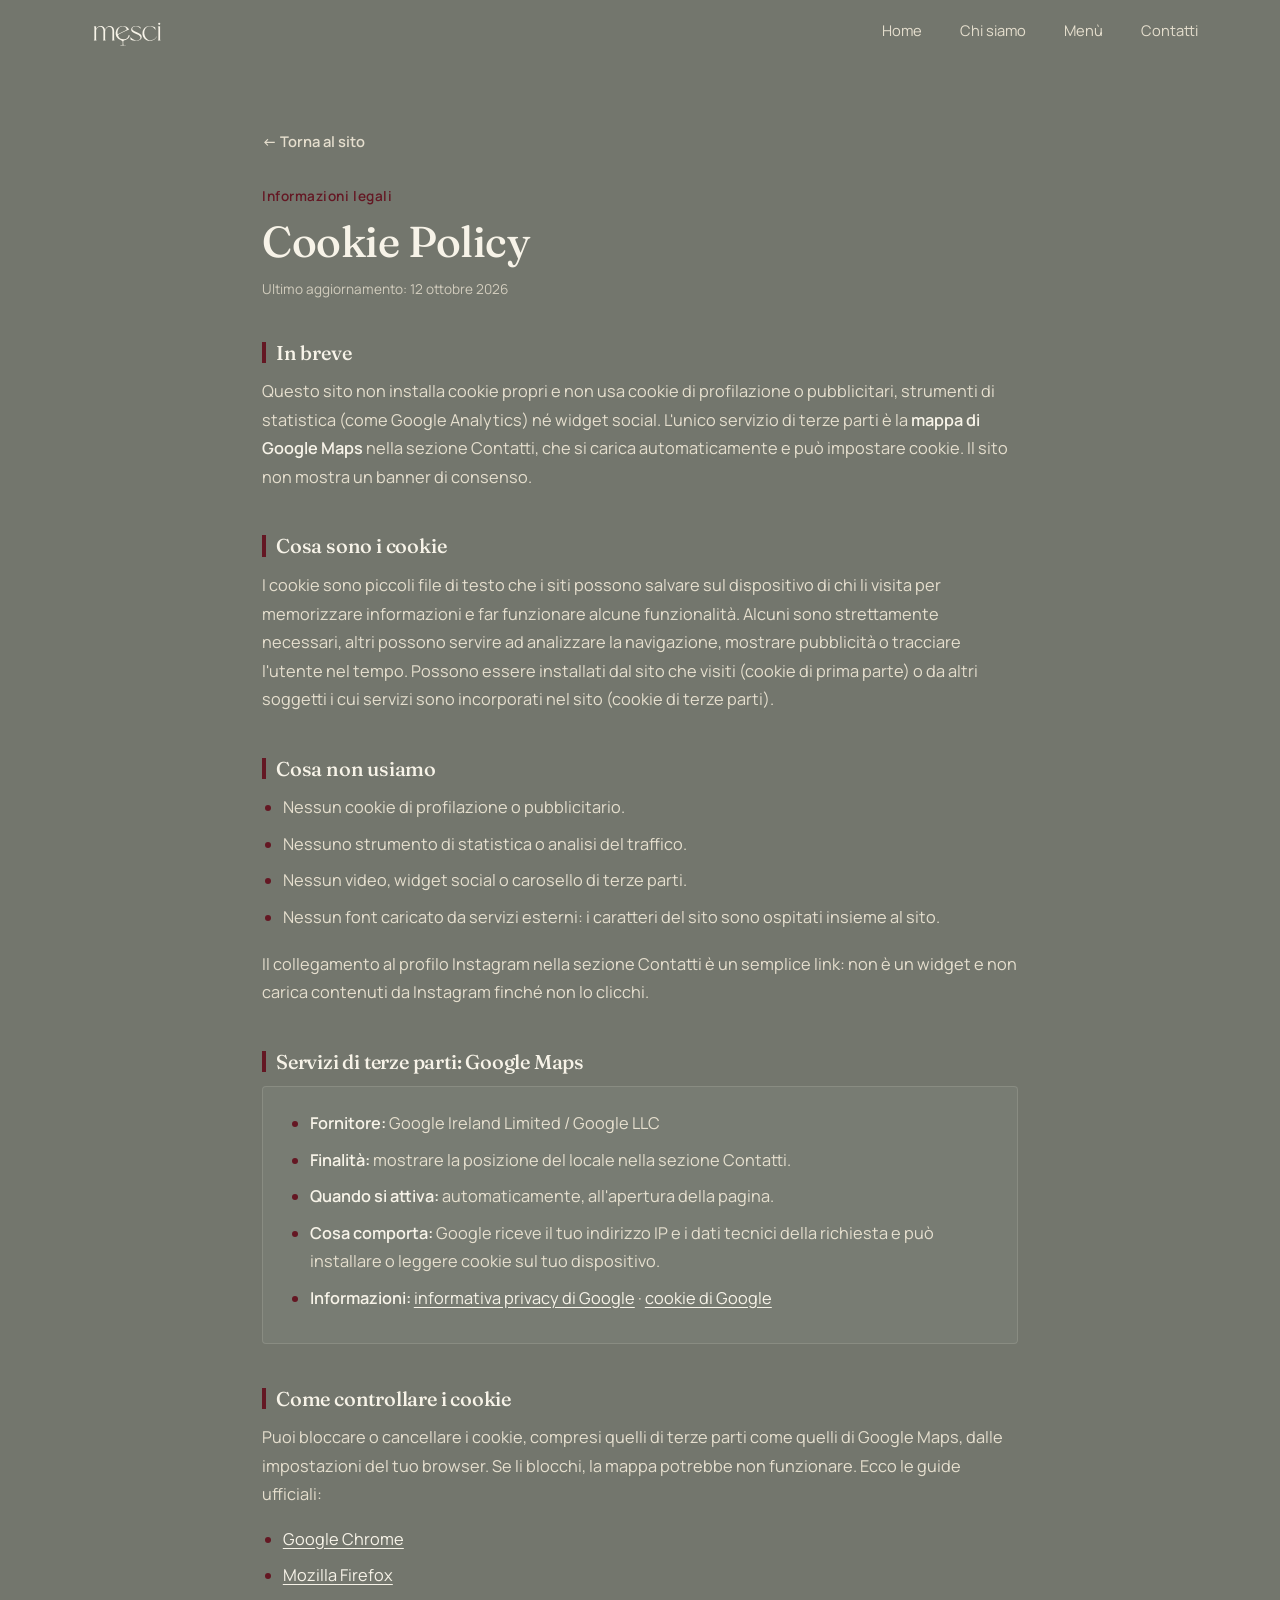
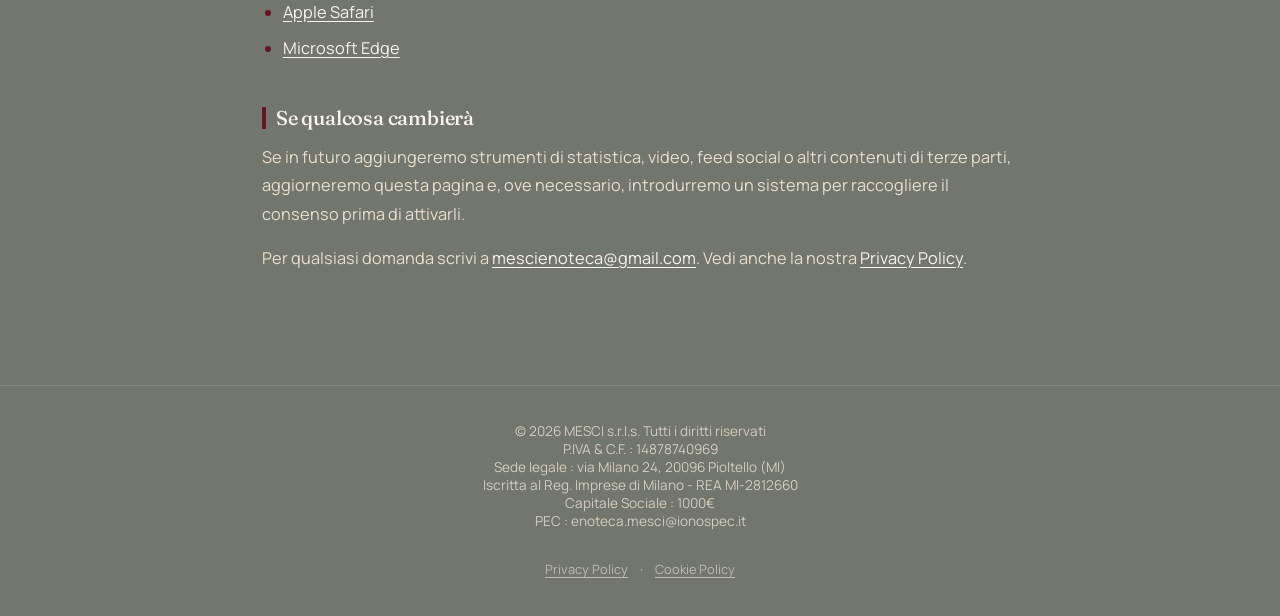
<file: cookie.html>
<!DOCTYPE html>
<html lang="it">

<head>
  <meta charset="UTF-8">
  <meta name="viewport" content="width=device-width, initial-scale=1, viewport-fit=cover">
  <title>Cookie Policy — MESCI</title>
  <link rel="canonical" href="https://www.mesci.it/cookie.html">
  <link rel="icon" type="image/png" href="assets/icons/favicon-96x96.png" sizes="96x96">
  <link rel="icon" type="image/svg+xml" href="assets/icons/favicon.svg">
  <link rel="shortcut icon" href="assets/icons/favicon.ico">
  <link rel="apple-touch-icon" sizes="180x180" href="assets/icons/apple-touch-icon.png">
  <meta name="apple-mobile-web-app-title" content="Mesci">

  <link rel="manifest" href="site.webmanifest">
  <meta name="description"
    content="Informazioni sui cookie e sulle tecnologie simili utilizzate dal sito di MESCI Wine Bar (Pioltello).">
  <meta name="theme-color" content="#73766d">
  <meta property="og:type" content="website">
  <meta property="og:locale" content="it_IT">
  <meta property="og:title" content="Cookie Policy — MESCI">
  <meta property="og:description" content="Informazioni sui cookie utilizzati dal sito">
  <meta property="og:image" content="https://www.mesci.it/assets/images/og.jpg">
  <meta property="og:url" content="https://www.mesci.it/cookie.html">
  <link rel="stylesheet" href="assets/fonts/fonts.css">
  <link rel="stylesheet" href="assets/css/style.css">
  <link rel="stylesheet" href="assets/css/legal.css">
</head>

<body>

  <header id="siteHeader">
    <nav>
      <a href="index.html#home" class="brand">
        <svg viewBox="0 0 1173.86 350" xmlns="http://www.w3.org/2000/svg" fill="currentColor">
          <path
            d="M803.99,224.7c-1.55-27.49-26.13-41.85-50.7-52.51l-45.63-19.8c-7.72-3.35-14.66-7.65-20.78-13.19-12.34-11.17-13.45-30.12-1.42-41.74,6.43-6.21,14.78-9.75,23.61-11.3,31.81-5.56,61.44,8.32,80.28,35.89.36-10.3-2.32-19.14-3.6-28.94-21.83-9.48-45.2-13.91-68.92-12.48-27.51,1.66-53.09,16.17-54.87,44.02-1.78,27.78,20.93,42.56,45.34,53.08l38.39,16.54c22.19,9.56,45.13,23.98,41.77,48.51-3.58,26.16-34.22,35.47-60.65,32.54-18.78-2.08-35.65-10.07-50.34-21.83l-20.43-16.35c-2.62-1.79-5.34-3.23-8.1-4.32,3.41,15.09,5.09,22.5,7.95,32.32,19.69,9.26,40.39,13.53,62.11,15.22,24.09,1.87,50.65-.69,69.15-16.19,11.87-9.94,17.7-24.04,16.83-39.48Z" />
          <path
            d="M629.44,201.49c-7.94,33.76-24.98,56.64-61.57,57.76-40.06,1.22-68.55-13.53-82.07-51.3.24-7.02,5.44-13.26,11.67-16.73,44.31-24.67,89.72-45.68,137.05-64.81-23.99-41.64-77.68-55.94-120.31-39.45-27.83,10.76-48.13,35.02-56.22,60.42-10.29,32.3-4.03,64.03,14.68,89.69,14.36,19.69,34.62,31.92,57.9,37.32,10.14,2.35,16.93,10.76,16.96,21.03l.09,30.14c.02,6.45-4.16,11.94-10.55,12.6l-21.1,2.16c-.72.07-2.86.5-2.54,1.07l1.17,2.06,71.42.1c1.88-.28,3.84-1.54,3.66-2.85l-23.11-2.39c-6.26-.65-10.95-5.8-10.94-12.21l.03-31.22c.01-9.78,7.02-17.91,16.24-20.81,22.66-7.11,33-12.63,41.86-20.52s20.55-17.93,29.61-42.13c-1.37-1.54-13.54-9.5-13.94-9.93ZM480.78,193.33c-6.22-26.5-2.58-53.99,11.72-76.7,11.82-18.77,31.01-31.21,53.55-31,23.78.22,45.38,15.01,54.44,36.56,2.22,5.29.56,11.33-4.94,14.07l-114.76,57.06Z" />
          <path
            d="M319.23,276.73l-38.81.19,4.94-5.81c1.98-4.65,2.92-10.54,2.92-16.21v-105.81c0-21.64-7.11-43.72-25.98-54.27-11.29-6.31-23.89-5.73-36.05-1.51-18.15,7.66-31.24,23.48-36.03,42.95l.07,124.19c0,6.8,2.81,11.28,7.44,16.5l-39.41-.07c3.64-4.06,6.47-6.26,7.19-10.19.85-4.65,1.45-8.95,1.45-13.84V113.14c0-5.65-.52-10.57-.93-15.99-1.46-4.55-3.28-6.61-7.69-11.13l31.76-.29.25,34.55c11.2-21.63,31.13-36.96,55.62-39.49,18.69-1.93,36.65,4.38,49.22,17.99,8.82,9.55,12.82,21.27,15.19,34.59,4.34-10.8,9.02-20.59,16.24-29.7,21.78-27.5,62.29-31.43,88.15-7.34,12.33,11.48,18,31.29,18.01,48.71l.08,109.86c0,5.92.98,12.05,3.13,16.78l4.49,5.27-38.65-.09c5.23-5.61,7.65-10.1,7.66-16.92l.08-112.24c0-11.78-2.09-22.72-7.05-33.07-7.22-15.05-21.5-25.2-38.55-24.42-14.49.66-27.26,8.24-35.76,20.15-8.99,12.61-16.42,27.87-16.48,43.91l-.33,101.66c-.03,7.94,1.21,14.8,7.84,20.82Z" />
          <path
            d="M858.73,237.65c22,30.84,60.06,42.22,95.23,29.03,22.21-8.33,39.36-25.19,50.65-45.79,1.22.42,3.47,1.11,3.34,1.84s-.69,2.29-1.13,3.16c-15.31,29.96-43.47,49.98-77.08,53.84-22.75,2.61-45.27-1.14-65.27-12.12-38.49-21.14-57.81-64.52-49.25-107.31s43.4-75.35,87.95-79.39c28.9-2.62,57.55,4.46,82.54,19.27l5.68,34.91c-8.66-9.97-14.49-19-23.44-27.08-16.27-14.7-36.74-23.83-58.89-22.79-25.4,1.19-46.85,15-58.89,37-19.43,35.5-15.29,82,8.55,115.43Z" />
          <circle cx="1039.6" cy="51.22" r="14.45" />
          <path
            d="M1028.13,260.32l.12-148.16-1.25-14.99c-1.81-3.54-3.78-5.41-7.89-8.98l32.14-4.91.15,177.75c0,6.6,2.77,10.41,7.71,15.83l-38.91.13c4.48-5.16,7.93-9.1,7.93-16.66Z" />
        </svg>
      </a>
      <div class="navlinks">
        <a href="index.html#home">Home</a>
        <a href="index.html#chi-siamo">Chi siamo</a>
        <a href="index.html#menu">Menù</a>
        <a href="index.html#dove-siamo">Contatti</a>
      </div>
      <button class="burger" id="burger" aria-label="Menu"><span></span><span></span><span></span></button>
    </nav>
  </header>
  <div class="drawer-overlay" id="drawerOverlay"></div>
  <aside class="drawer" id="drawer" aria-hidden="true">
    <button class="drawer-close" id="drawerClose" aria-label="Chiudi">✕</button>
    <div class="drawer-links">
      <a href="index.html#home">Home</a>
      <a href="index.html#chi-siamo">Chi siamo</a>
      <a href="index.html#menu">Menù</a>
      <a href="index.html#dove-siamo">Contatti</a>
    </div>
  </aside>

  <main class="legal-page">
    <div class="wrap">

      <a href="index.html" class="legal-back">← Torna al sito</a>

      <div class="section-head">
        <div class="eyebrow">Informazioni legali</div>
        <h1>Cookie Policy</h1>
        <p class="legal-updated">Ultimo aggiornamento: 12 ottobre 2026</p>
      </div>

      <div class="legal-text">

        <h3>In breve</h3>
        <p>Questo sito non installa cookie propri e non usa cookie di profilazione o pubblicitari, strumenti di
          statistica (come Google Analytics) né widget social. L'unico servizio di terze parti è la <strong>mappa di
          Google Maps</strong> nella sezione Contatti, che si carica automaticamente e può impostare cookie. Il sito
          non mostra un banner di consenso.</p>

        <h3>Cosa sono i cookie</h3>
        <p>I cookie sono piccoli file di testo che i siti possono salvare sul dispositivo di chi li visita per
          memorizzare informazioni e far funzionare alcune funzionalità. Alcuni sono strettamente necessari, altri
          possono servire ad analizzare la navigazione, mostrare pubblicità o tracciare l'utente nel tempo. Possono
          essere installati dal sito che visiti (cookie di prima parte) o da altri soggetti i cui servizi sono
          incorporati nel sito (cookie di terze parti).</p>

        <h3>Cosa non usiamo</h3>
        <ul>
          <li>Nessun cookie di profilazione o pubblicitario.</li>
          <li>Nessuno strumento di statistica o analisi del traffico.</li>
          <li>Nessun video, widget social o carosello di terze parti.</li>
          <li>Nessun font caricato da servizi esterni: i caratteri del sito sono ospitati insieme al sito.</li>
        </ul>
        <p>Il collegamento al profilo Instagram nella sezione Contatti è un semplice link: non è un widget e non
          carica contenuti da Instagram finché non lo clicchi.</p>

        <h3>Servizi di terze parti: Google Maps</h3>
        <div class="legal-box">
          <ul>
            <li><strong>Fornitore:</strong> Google Ireland Limited / Google LLC</li>
            <li><strong>Finalità:</strong> mostrare la posizione del locale nella sezione Contatti.</li>
            <li><strong>Quando si attiva:</strong> automaticamente, all'apertura della pagina.</li>
            <li><strong>Cosa comporta:</strong> Google riceve il tuo indirizzo IP e i dati tecnici della richiesta e può
              installare o leggere cookie sul tuo dispositivo.</li>
            <li><strong>Informazioni:</strong>
              <a href="https://policies.google.com/privacy" target="_blank" rel="noopener noreferrer">informativa privacy di Google</a>
              ·
              <a href="https://policies.google.com/technologies/cookies" target="_blank" rel="noopener noreferrer">cookie di Google</a>
            </li>
          </ul>
        </div>

        <h3>Come controllare i cookie</h3>
        <p>Puoi bloccare o cancellare i cookie, compresi quelli di terze parti come quelli di Google Maps, dalle
          impostazioni del tuo browser. Se li blocchi, la mappa potrebbe non funzionare. Ecco le guide ufficiali:</p>
        <ul>
          <li><a href="https://support.google.com/chrome/answer/95647" target="_blank" rel="noopener noreferrer">Google Chrome</a></li>
          <li><a href="https://support.mozilla.org/it/kb/Gestione%20dei%20cookie" target="_blank" rel="noopener noreferrer">Mozilla Firefox</a></li>
          <li><a href="https://support.apple.com/it-it/guide/safari/sfri11471/mac" target="_blank" rel="noopener noreferrer">Apple Safari</a></li>
          <li><a href="https://support.microsoft.com/it-it/microsoft-edge" target="_blank" rel="noopener noreferrer">Microsoft Edge</a></li>
        </ul>

        <h3>Se qualcosa cambierà</h3>
        <p>Se in futuro aggiungeremo strumenti di statistica, video, feed social o altri contenuti di terze parti,
          aggiorneremo questa pagina e, ove necessario, introdurremo un sistema per raccogliere il consenso prima di
          attivarli.</p>

        <p>Per qualsiasi domanda scrivi a <a href="mailto:mescienoteca@gmail.com">mescienoteca@gmail.com</a>.
          Vedi anche la nostra <a href="privacy.html">Privacy Policy</a>.</p>

      </div>
    </div>
  </main>

  <footer>

    <p>© 2026 MESCI s.r.l.s. Tutti i diritti riservati</p>
    <p>P.IVA &amp; C.F. : 14878740969</p>
    <p>Sede legale : via Milano 24, 20096 Pioltello (MI)</p>
    <p>Iscritta al Reg. Imprese di Milano - REA MI-2812660</p>
    <p>Capitale Sociale : 1000€</p>
    <p>PEC : enoteca.mesci@ionospec.it</p>

    <nav class="footer-legal" aria-label="Informazioni legali">
      <a href="privacy.html">Privacy Policy</a>
      <span aria-hidden="true">·</span>
      <a href="cookie.html">Cookie Policy</a>
    </nav>

  </footer>

  <script>
    (function () {
      var header = document.getElementById('siteHeader');
      var drawer = document.getElementById('drawer');
      var overlay = document.getElementById('drawerOverlay');

      function onScroll() { header.classList.toggle('scrolled', window.scrollY > 20); }
      window.addEventListener('scroll', onScroll, { passive: true });
      onScroll();

      function setDrawer(open) {
        drawer.classList.toggle('open', open);
        overlay.classList.toggle('open', open);
        drawer.setAttribute('aria-hidden', open ? 'false' : 'true');
        document.body.classList.toggle('no-scroll', open);
      }
      document.getElementById('burger').addEventListener('click', function () { setDrawer(true); });
      document.getElementById('drawerClose').addEventListener('click', function () { setDrawer(false); });
      overlay.addEventListener('click', function () { setDrawer(false); });
      drawer.querySelectorAll('a').forEach(function (a) {
        a.addEventListener('click', function () { setDrawer(false); });
      });
    })();
  </script>
</body>

</html>
</file>
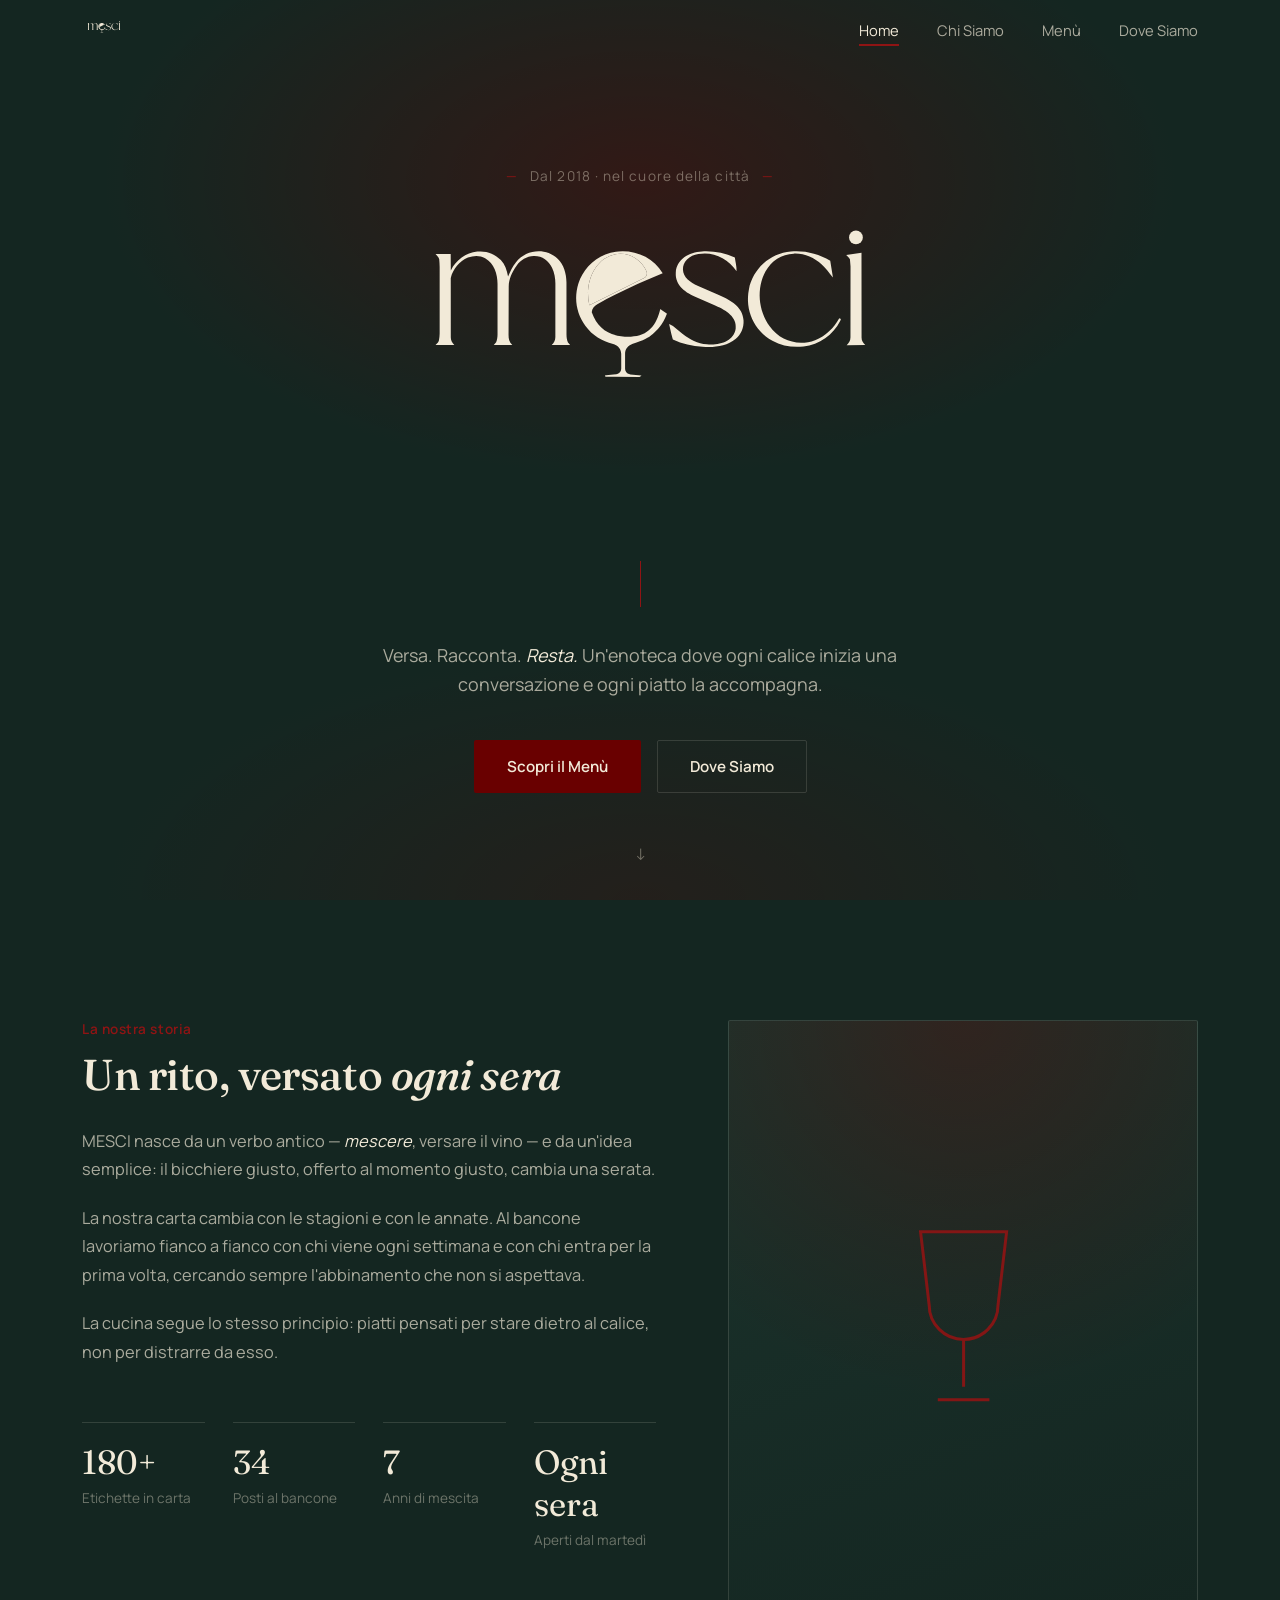
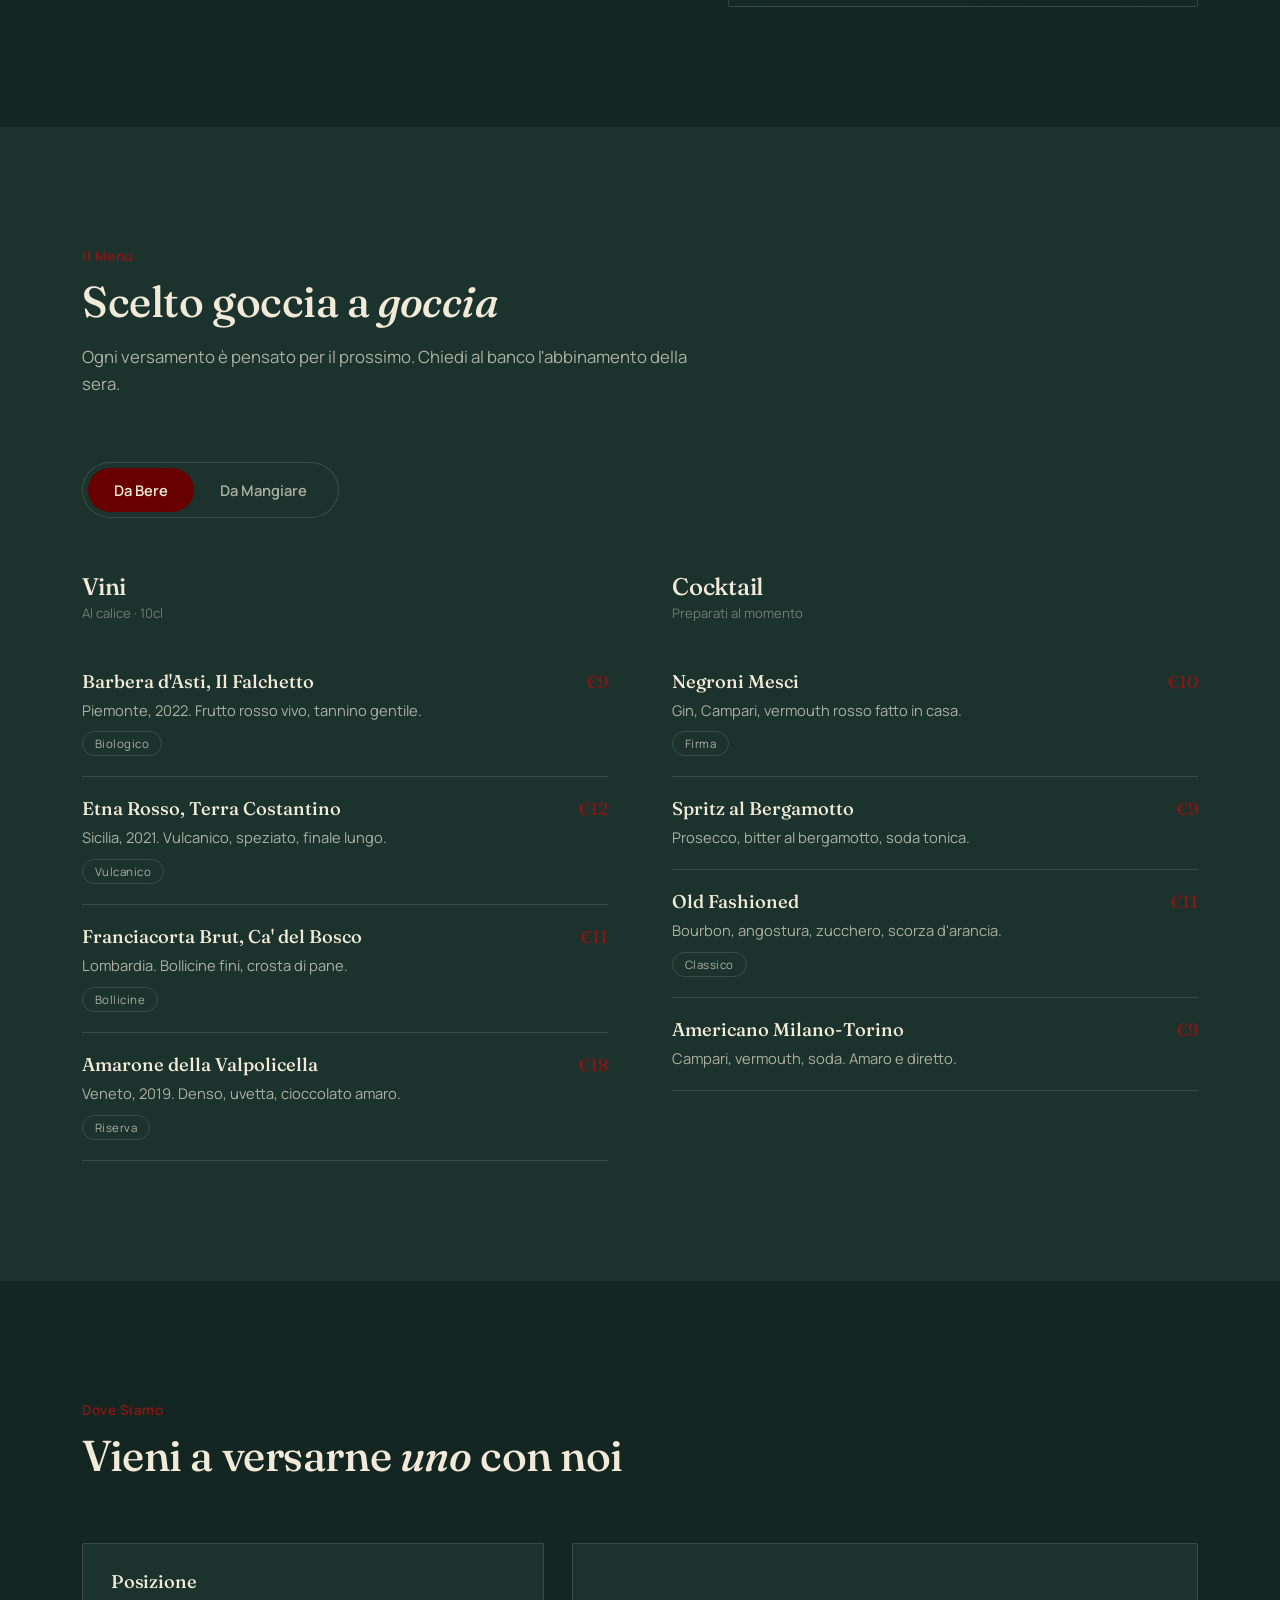
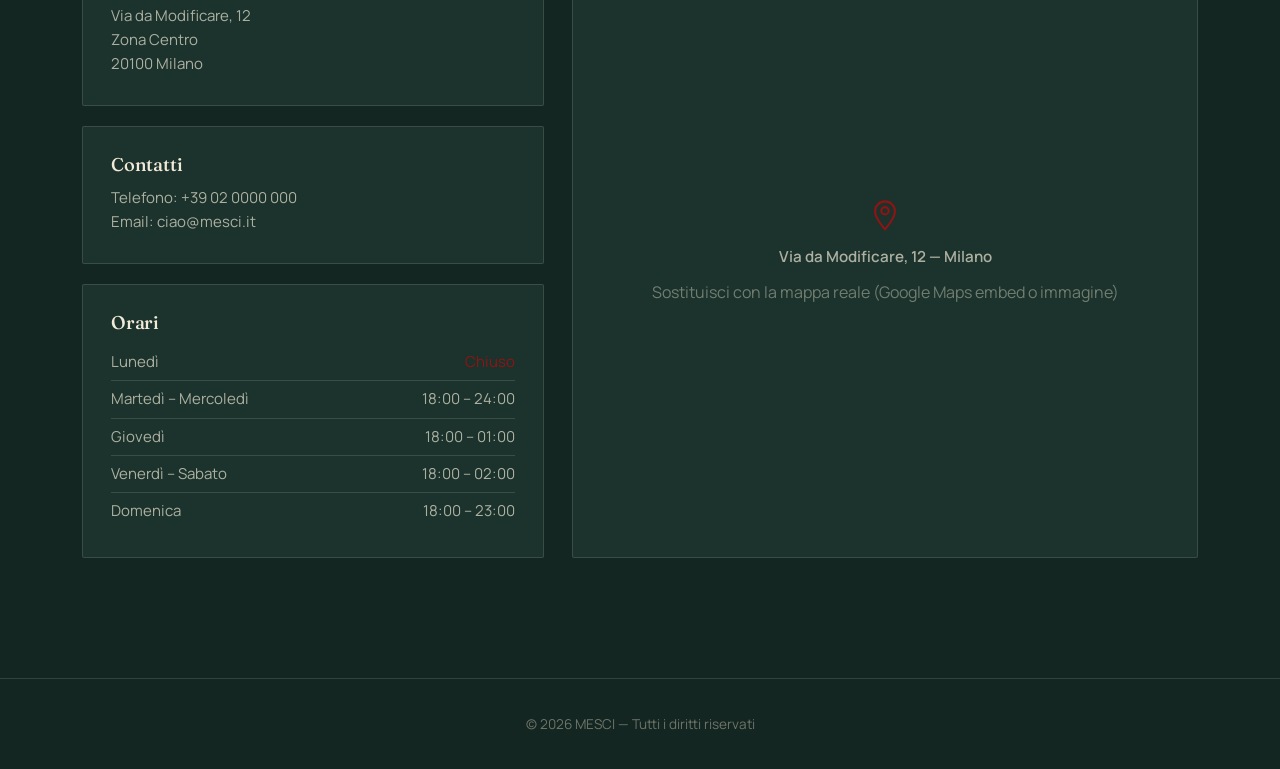
<file: mesci (1).html>
<!DOCTYPE html>
<html lang="it">
<head>
<meta charset="UTF-8">
<meta name="viewport" content="width=device-width, initial-scale=1, viewport-fit=cover">
<title>MESCI — Enoteca &amp; Cucina</title>
<link rel="preconnect" href="https://fonts.googleapis.com">
<link rel="preconnect" href="https://fonts.gstatic.com" crossorigin>
<link href="https://fonts.googleapis.com/css2?family=Fraunces:ital,opsz,wght@0,9..144,300;0,9..144,500;0,9..144,600;1,9..144,500&family=Manrope:wght@400;500;600;700&display=swap" rel="stylesheet">
<style>
:root{
  --bg:#142621;
  --bg-soft:#1b332c;
  --line:rgba(242,234,216,0.14);
  --cream:#f2ead8;
  --cream-dim:rgba(242,234,216,0.68);
  --cream-faint:rgba(242,234,216,0.4);
  --wine:#690000;
  --wine-bright:#8f1414;
  --radius:2px;
}
*{box-sizing:border-box;margin:0;padding:0}
html{scroll-behavior:smooth;scroll-padding-top:88px}
body{
  background:var(--bg);color:var(--cream);
  font-family:'Manrope',sans-serif;
  -webkit-font-smoothing:antialiased;
  padding-top:env(safe-area-inset-top,0px);
  overflow-x:hidden;
}
h1,h2,h3{font-family:'Fraunces',serif;font-weight:500;line-height:1.08;letter-spacing:-0.01em}
em{font-style:italic;color:var(--cream)}
a{color:inherit;text-decoration:none}
.wrap{max-width:1180px;margin:0 auto;padding:0 32px}
img,svg{max-width:100%}

/* ---- NAV ---- */
header{
  position:fixed;top:0;left:0;right:0;z-index:100;
  padding-top:env(safe-area-inset-top,0px);
  transition:background .35s ease,border-color .35s ease;
  border-bottom:1px solid transparent;
}
header.scrolled{background:rgba(20,38,33,0.92);backdrop-filter:blur(10px);border-color:var(--line)}
nav{display:flex;align-items:center;justify-content:space-between;padding:20px 32px;max-width:1180px;margin:0 auto}
.brand{display:flex;align-items:center;gap:10px}
.brand svg{height:26px;width:auto;color:var(--cream)}
.brand span{font-family:'Fraunces',serif;font-size:1.25rem;letter-spacing:0.06em}
.navlinks{display:flex;gap:38px;font-size:0.92rem}
.navlinks a{position:relative;padding-bottom:6px;color:var(--cream-dim);transition:color .25s}
.navlinks a:hover{color:var(--cream)}
.navlinks a.active{color:var(--cream)}
.navlinks a.active::after{content:'';position:absolute;left:0;right:0;bottom:0;height:2px;background:var(--wine-bright)}
.burger{display:none;flex-direction:column;gap:5px;background:none;border:0;cursor:pointer;padding:4px}
.burger span{width:22px;height:2px;background:var(--cream)}
.mobile-menu{display:none;flex-direction:column;gap:0;background:var(--bg-soft);border-top:1px solid var(--line)}
.mobile-menu a{padding:16px 32px;border-bottom:1px solid var(--line);font-size:0.95rem}
.mobile-menu.open{display:flex}

/* ---- HERO ---- */
.hero{
  min-height:100vh;display:flex;flex-direction:column;align-items:center;justify-content:center;
  text-align:center;position:relative;padding:140px 24px 80px;
  background:
    radial-gradient(ellipse 70% 55% at 50% 20%, rgba(105,0,0,0.35), transparent 60%),
    radial-gradient(ellipse 60% 40% at 50% 100%, rgba(105,0,0,0.18), transparent 70%),
    var(--bg);
}
.hero .eyebrow{color:var(--cream-faint);font-size:0.85rem;letter-spacing:0.08em;margin-bottom:28px}
.hero .eyebrow::before,.hero .eyebrow::after{content:'—';margin:0 12px;color:var(--wine-bright)}
.logo-mark{width:min(560px,80vw);color:var(--cream);opacity:0;animation:riseIn 1.1s ease forwards .15s}
.pour-line{width:1px;height:0;background:var(--wine-bright);margin:0 auto;animation:pour 1.4s ease forwards .4s}
@keyframes riseIn{from{opacity:0;transform:translateY(14px)}to{opacity:1;transform:translateY(0)}}
@keyframes pour{to{height:46px}}
.hero p.tag{max-width:560px;margin:34px auto 0;font-size:1.12rem;line-height:1.6;color:var(--cream-dim)}
.hero p.tag em{color:var(--cream)}
.hero-ctas{display:flex;gap:16px;margin-top:42px;flex-wrap:wrap;justify-content:center}
.btn{
  padding:15px 32px;border-radius:var(--radius);font-size:0.95rem;font-weight:600;
  cursor:pointer;transition:transform .2s,background .2s,border-color .2s;
  display:inline-flex;align-items:center;gap:8px;border:1px solid transparent;
}
.btn:hover{transform:translateY(-2px)}
.btn-filled{background:var(--wine);color:var(--cream)}
.btn-filled:hover{background:var(--wine-bright)}
.btn-outline{border-color:var(--line);color:var(--cream)}
.btn-outline:hover{border-color:var(--cream-faint)}
.scroll-cue{position:absolute;bottom:36px;left:50%;transform:translateX(-50%);color:var(--cream-faint);animation:bob 2s ease-in-out infinite}
@keyframes bob{0%,100%{transform:translate(-50%,0)}50%{transform:translate(-50%,6px)}}

/* ---- SECTION GENERIC ---- */
section{padding:120px 0}
.section-head{max-width:640px;margin-bottom:64px}
.section-head .eyebrow{color:var(--wine-bright);font-size:0.85rem;letter-spacing:0.04em;margin-bottom:14px;font-weight:600}
.section-head h2{font-size:clamp(2rem,4vw,2.7rem)}
.section-head p{color:var(--cream-dim);margin-top:18px;font-size:1.05rem;line-height:1.6}

/* ---- CHI SIAMO ---- */
.about-grid{display:grid;grid-template-columns:1.1fr 0.9fr;gap:72px;align-items:start}
.about-text p{color:var(--cream-dim);line-height:1.75;margin-bottom:20px;font-size:1.02rem}
.pour-art{position:relative;aspect-ratio:4/5;border:1px solid var(--line);border-radius:var(--radius);
  background:linear-gradient(160deg,var(--bg-soft),var(--bg));display:flex;align-items:center;justify-content:center;overflow:hidden}
.pour-art svg{width:46%;color:var(--wine-bright);opacity:.9}
.pour-art::before{content:'';position:absolute;inset:0;background:radial-gradient(circle at 50% 0%,rgba(105,0,0,0.28),transparent 60%)}
.stats{display:grid;grid-template-columns:repeat(4,1fr);gap:28px;margin-top:56px}
.stat{border-top:1px solid var(--line);padding-top:18px}
.stat .num{font-family:'Fraunces',serif;font-size:2.1rem;color:var(--cream)}
.stat .lbl{color:var(--cream-faint);font-size:0.85rem;margin-top:6px}

/* ---- MENU ---- */
.tabs{display:inline-flex;background:var(--bg-soft);border:1px solid var(--line);border-radius:999px;padding:5px;margin-bottom:56px}
.tab-btn{padding:12px 26px;border-radius:999px;border:0;background:none;color:var(--cream-dim);font-family:inherit;font-size:0.92rem;font-weight:600;cursor:pointer;transition:background .25s,color .25s}
.tab-btn.active{background:var(--wine);color:var(--cream)}
.menu-panel{display:none}
.menu-panel.active{display:block}
.menu-cols{display:grid;grid-template-columns:1fr 1fr;gap:64px}
.menu-cat h3{font-size:1.5rem;margin-bottom:4px}
.menu-cat .cat-note{color:var(--cream-faint);font-size:0.82rem;margin-bottom:28px}
.dish{padding:20px 0;border-bottom:1px solid var(--line)}
.dish:first-of-type{padding-top:0}
.dish-top{display:flex;justify-content:space-between;gap:16px;align-items:baseline}
.dish-top h4{font-family:'Fraunces',serif;font-weight:500;font-size:1.15rem}
.dish-top .price{color:var(--wine-bright);font-family:'Fraunces',serif;font-size:1.1rem;white-space:nowrap}
.dish p{color:var(--cream-dim);font-size:0.92rem;margin-top:6px;line-height:1.55}
.tag-chip{display:inline-block;margin-top:10px;margin-right:8px;font-size:0.72rem;letter-spacing:0.04em;color:var(--cream-dim);border:1px solid var(--line);border-radius:999px;padding:4px 12px}

/* ---- DOVE SIAMO ---- */
.contact-grid{display:grid;grid-template-columns:0.85fr 1.15fr;gap:28px;align-items:start}
.info-stack{display:flex;flex-direction:column;gap:20px}
.info-card{background:var(--bg-soft);border:1px solid var(--line);border-radius:var(--radius);padding:28px}
.info-card h3{font-size:1.15rem;margin-bottom:12px}
.info-card p,.info-card .row{color:var(--cream-dim);font-size:0.94rem;line-height:1.6}
.info-card .row{display:flex;justify-content:space-between;padding:6px 0;border-bottom:1px solid var(--line)}
.info-card .row:last-child{border-bottom:0}
.info-card .row .closed{color:var(--wine-bright)}
.map-box{background:var(--bg-soft);border:1px solid var(--line);border-radius:var(--radius);min-height:100%;
  display:flex;align-items:center;justify-content:center;flex-direction:column;gap:14px;color:var(--cream-faint);text-align:center;padding:40px}
.map-box svg{width:34px;color:var(--wine-bright)}
.map-box strong{color:var(--cream-dim);font-weight:600;font-size:0.95rem}

footer{border-top:1px solid var(--line);padding:36px 0;text-align:center;color:var(--cream-faint);font-size:0.85rem}

@media (max-width:840px){
  .navlinks{display:none}
  .burger{display:flex}
  .about-grid,.contact-grid{grid-template-columns:1fr;gap:40px}
  .stats{grid-template-columns:repeat(2,1fr)}
  .menu-cols{grid-template-columns:1fr;gap:44px}
  section{padding:80px 0}
  .wrap{padding:0 22px}
}
@media (prefers-reduced-motion:reduce){
  *{animation:none!important;transition:none!important}
}
</style>
</head>
<body>

<header id="siteHeader">
  <nav>
    <div class="brand">
      <svg viewBox="0 0 1173.86 720.1" xmlns="http://www.w3.org/2000/svg" fill="currentColor">
        <path d="M803.99,224.7c-1.55-27.49-26.13-41.85-50.7-52.51l-45.63-19.8c-7.72-3.35-14.66-7.65-20.78-13.19-12.34-11.17-13.45-30.12-1.42-41.74,6.43-6.21,14.78-9.75,23.61-11.3,31.81-5.56,61.44,8.32,80.28,35.89.36-10.3-2.32-19.14-3.6-28.94-21.83-9.48-45.2-13.91-68.92-12.48-27.51,1.66-53.09,16.17-54.87,44.02-1.78,27.78,20.93,42.56,45.34,53.08l38.39,16.54c22.19,9.56,45.13,23.98,41.77,48.51-3.58,26.16-34.22,35.47-60.65,32.54-18.78-2.08-35.65-10.07-50.34-21.83l-20.43-16.35c-2.62-1.79-5.34-3.23-8.1-4.32,3.41,15.09,5.09,22.5,7.95,32.32,19.69,9.26,40.39,13.53,62.11,15.22,24.09,1.87,50.65-.69,69.15-16.19,11.87-9.94,17.7-24.04,16.83-39.48Z"/>
        <path d="M629.44,201.49c-7.94,33.76-24.98,56.64-61.57,57.76-40.06,1.22-68.55-13.53-82.07-51.3.24-7.02,5.44-13.26,11.67-16.73,44.31-24.67,89.72-45.68,137.05-64.81-23.99-41.64-77.68-55.94-120.31-39.45-27.83,10.76-48.13,35.02-56.22,60.42-10.29,32.3-4.03,64.03,14.68,89.69,14.36,19.69,34.62,31.92,57.9,37.32,10.14,2.35,16.93,10.76,16.96,21.03l.09,30.14c.02,6.45-4.16,11.94-10.55,12.6l-21.1,2.16c-.72.07-2.86.5-2.54,1.07l1.17,2.06,71.42.1c1.88-.28,3.84-1.54,3.66-2.85l-23.11-2.39c-6.26-.65-10.95-5.8-10.94-12.21l.03-31.22c.01-9.78,7.02-17.91,16.24-20.81,22.66-7.11,33-12.63,41.86-20.52s20.55-17.93,29.61-42.13c-1.37-1.54-13.54-9.5-13.94-9.93ZM480.78,193.33c-6.22-26.5-2.58-53.99,11.72-76.7,11.82-18.77,31.01-31.21,53.55-31,23.78.22,45.38,15.01,54.44,36.56,2.22,5.29.56,11.33-4.94,14.07l-114.76,57.06Z"/>
        <path d="M319.23,276.73l-38.81.19,4.94-5.81c1.98-4.65,2.92-10.54,2.92-16.21v-105.81c0-21.64-7.11-43.72-25.98-54.27-11.29-6.31-23.89-5.73-36.05-1.51-18.15,7.66-31.24,23.48-36.03,42.95l.07,124.19c0,6.8,2.81,11.28,7.44,16.5l-39.41-.07c3.64-4.06,6.47-6.26,7.19-10.19.85-4.65,1.45-8.95,1.45-13.84V113.14c0-5.65-.52-10.57-.93-15.99-1.46-4.55-3.28-6.61-7.69-11.13l31.76-.29.25,34.55c11.2-21.63,31.13-36.96,55.62-39.49,18.69-1.93,36.65,4.38,49.22,17.99,8.82,9.55,12.82,21.27,15.19,34.59,4.34-10.8,9.02-20.59,16.24-29.7,21.78-27.5,62.29-31.43,88.15-7.34,12.33,11.48,18,31.29,18.01,48.71l.08,109.86c0,5.92.98,12.05,3.13,16.78l4.49,5.27-38.65-.09c5.23-5.61,7.65-10.1,7.66-16.92l.08-112.24c0-11.78-2.09-22.72-7.05-33.07-7.22-15.05-21.5-25.2-38.55-24.42-14.49.66-27.26,8.24-35.76,20.15-8.99,12.61-16.42,27.87-16.48,43.91l-.33,101.66c-.03,7.94,1.21,14.8,7.84,20.82Z"/>
        <path d="M858.73,237.65c22,30.84,60.06,42.22,95.23,29.03,22.21-8.33,39.36-25.19,50.65-45.79,1.22.42,3.47,1.11,3.34,1.84s-.69,2.29-1.13,3.16c-15.31,29.96-43.47,49.98-77.08,53.84-22.75,2.61-45.27-1.14-65.27-12.12-38.49-21.14-57.81-64.52-49.25-107.31s43.4-75.35,87.95-79.39c28.9-2.62,57.55,4.46,82.54,19.27l5.68,34.91c-8.66-9.97-14.49-19-23.44-27.08-16.27-14.7-36.74-23.83-58.89-22.79-25.4,1.19-46.85,15-58.89,37-19.43,35.5-15.29,82,8.55,115.43Z"/>
        <circle cx="1039.6" cy="51.22" r="14.45"/>
        <path d="M1028.13,260.32l.12-148.16-1.25-14.99c-1.81-3.54-3.78-5.41-7.89-8.98l32.14-4.91.15,177.75c0,6.6,2.77,10.41,7.71,15.83l-38.91.13c4.48-5.16,7.93-9.1,7.93-16.66Z"/>
        <path d="M595.54,136.27l-114.76,57.06c-6.22-26.5-2.58-53.99,11.72-76.7,11.82-18.77,31.01-31.21,53.55-31,23.78.22,45.38,15.01,54.44,36.56,2.22,5.29.56,11.33-4.94,14.07Z"/>
      </svg>
    </div>
    <div class="navlinks" id="navlinks">
      <a href="#home" class="active">Home</a>
      <a href="#chi-siamo">Chi Siamo</a>
      <a href="#menu">Menù</a>
      <a href="#dove-siamo">Dove Siamo</a>
    </div>
    <button class="burger" id="burger" aria-label="Menu"><span></span><span></span><span></span></button>
  </nav>
  <div class="mobile-menu" id="mobileMenu">
    <a href="#home">Home</a>
    <a href="#chi-siamo">Chi Siamo</a>
    <a href="#menu">Menù</a>
    <a href="#dove-siamo">Dove Siamo</a>
  </div>
</header>

<section class="hero" id="home">
  <div class="eyebrow">Dal 2018 · nel cuore della città</div>
  <div class="logo-mark">
    <svg viewBox="0 0 1173.86 720.1" xmlns="http://www.w3.org/2000/svg" fill="currentColor">
      <path d="M803.99,224.7c-1.55-27.49-26.13-41.85-50.7-52.51l-45.63-19.8c-7.72-3.35-14.66-7.65-20.78-13.19-12.34-11.17-13.45-30.12-1.42-41.74,6.43-6.21,14.78-9.75,23.61-11.3,31.81-5.56,61.44,8.32,80.28,35.89.36-10.3-2.32-19.14-3.6-28.94-21.83-9.48-45.2-13.91-68.92-12.48-27.51,1.66-53.09,16.17-54.87,44.02-1.78,27.78,20.93,42.56,45.34,53.08l38.39,16.54c22.19,9.56,45.13,23.98,41.77,48.51-3.58,26.16-34.22,35.47-60.65,32.54-18.78-2.08-35.65-10.07-50.34-21.83l-20.43-16.35c-2.62-1.79-5.34-3.23-8.1-4.32,3.41,15.09,5.09,22.5,7.95,32.32,19.69,9.26,40.39,13.53,62.11,15.22,24.09,1.87,50.65-.69,69.15-16.19,11.87-9.94,17.7-24.04,16.83-39.48Z"/>
      <path d="M629.44,201.49c-7.94,33.76-24.98,56.64-61.57,57.76-40.06,1.22-68.55-13.53-82.07-51.3.24-7.02,5.44-13.26,11.67-16.73,44.31-24.67,89.72-45.68,137.05-64.81-23.99-41.64-77.68-55.94-120.31-39.45-27.83,10.76-48.13,35.02-56.22,60.42-10.29,32.3-4.03,64.03,14.68,89.69,14.36,19.69,34.62,31.92,57.9,37.32,10.14,2.35,16.93,10.76,16.96,21.03l.09,30.14c.02,6.45-4.16,11.94-10.55,12.6l-21.1,2.16c-.72.07-2.86.5-2.54,1.07l1.17,2.06,71.42.1c1.88-.28,3.84-1.54,3.66-2.85l-23.11-2.39c-6.26-.65-10.95-5.8-10.94-12.21l.03-31.22c.01-9.78,7.02-17.91,16.24-20.81,22.66-7.11,33-12.63,41.86-20.52s20.55-17.93,29.61-42.13c-1.37-1.54-13.54-9.5-13.94-9.93ZM480.78,193.33c-6.22-26.5-2.58-53.99,11.72-76.7,11.82-18.77,31.01-31.21,53.55-31,23.78.22,45.38,15.01,54.44,36.56,2.22,5.29.56,11.33-4.94,14.07l-114.76,57.06Z"/>
      <path d="M319.23,276.73l-38.81.19,4.94-5.81c1.98-4.65,2.92-10.54,2.92-16.21v-105.81c0-21.64-7.11-43.72-25.98-54.27-11.29-6.31-23.89-5.73-36.05-1.51-18.15,7.66-31.24,23.48-36.03,42.95l.07,124.19c0,6.8,2.81,11.28,7.44,16.5l-39.41-.07c3.64-4.06,6.47-6.26,7.19-10.19.85-4.65,1.45-8.95,1.45-13.84V113.14c0-5.65-.52-10.57-.93-15.99-1.46-4.55-3.28-6.61-7.69-11.13l31.76-.29.25,34.55c11.2-21.63,31.13-36.96,55.62-39.49,18.69-1.93,36.65,4.38,49.22,17.99,8.82,9.55,12.82,21.27,15.19,34.59,4.34-10.8,9.02-20.59,16.24-29.7,21.78-27.5,62.29-31.43,88.15-7.34,12.33,11.48,18,31.29,18.01,48.71l.08,109.86c0,5.92.98,12.05,3.13,16.78l4.49,5.27-38.65-.09c5.23-5.61,7.65-10.1,7.66-16.92l.08-112.24c0-11.78-2.09-22.72-7.05-33.07-7.22-15.05-21.5-25.2-38.55-24.42-14.49.66-27.26,8.24-35.76,20.15-8.99,12.61-16.42,27.87-16.48,43.91l-.33,101.66c-.03,7.94,1.21,14.8,7.84,20.82Z"/>
      <path d="M858.73,237.65c22,30.84,60.06,42.22,95.23,29.03,22.21-8.33,39.36-25.19,50.65-45.79,1.22.42,3.47,1.11,3.34,1.84s-.69,2.29-1.13,3.16c-15.31,29.96-43.47,49.98-77.08,53.84-22.75,2.61-45.27-1.14-65.27-12.12-38.49-21.14-57.81-64.52-49.25-107.31s43.4-75.35,87.95-79.39c28.9-2.62,57.55,4.46,82.54,19.27l5.68,34.91c-8.66-9.97-14.49-19-23.44-27.08-16.27-14.7-36.74-23.83-58.89-22.79-25.4,1.19-46.85,15-58.89,37-19.43,35.5-15.29,82,8.55,115.43Z"/>
      <circle cx="1039.6" cy="51.22" r="14.45"/>
      <path d="M1028.13,260.32l.12-148.16-1.25-14.99c-1.81-3.54-3.78-5.41-7.89-8.98l32.14-4.91.15,177.75c0,6.6,2.77,10.41,7.71,15.83l-38.91.13c4.48-5.16,7.93-9.1,7.93-16.66Z"/>
      <path d="M595.54,136.27l-114.76,57.06c-6.22-26.5-2.58-53.99,11.72-76.7,11.82-18.77,31.01-31.21,53.55-31,23.78.22,45.38,15.01,54.44,36.56,2.22,5.29.56,11.33-4.94,14.07Z"/>
    </svg>
  </div>
  <div class="pour-line"></div>
  <p class="tag">Versa. Racconta. <em>Resta.</em> Un'enoteca dove ogni calice inizia una conversazione e ogni piatto la accompagna.</p>
  <div class="hero-ctas">
    <a href="#menu" class="btn btn-filled">Scopri il Menù</a>
    <a href="#dove-siamo" class="btn btn-outline">Dove Siamo</a>
  </div>
  <div class="scroll-cue">↓</div>
</section>

<section id="chi-siamo">
  <div class="wrap">
    <div class="about-grid">
      <div>
        <div class="section-head" style="margin-bottom:28px">
          <div class="eyebrow">La nostra storia</div>
          <h2>Un rito, versato <em>ogni sera</em></h2>
        </div>
        <div class="about-text">
          <p>MESCI nasce da un verbo antico — <em>mescere</em>, versare il vino — e da un'idea semplice: il bicchiere giusto, offerto al momento giusto, cambia una serata.</p>
          <p>La nostra carta cambia con le stagioni e con le annate. Al bancone lavoriamo fianco a fianco con chi viene ogni settimana e con chi entra per la prima volta, cercando sempre l'abbinamento che non si aspettava.</p>
          <p>La cucina segue lo stesso principio: piatti pensati per stare dietro al calice, non per distrarre da esso.</p>
        </div>
        <div class="stats">
          <div class="stat"><div class="num">180+</div><div class="lbl">Etichette in carta</div></div>
          <div class="stat"><div class="num">34</div><div class="lbl">Posti al bancone</div></div>
          <div class="stat"><div class="num">7</div><div class="lbl">Anni di mescita</div></div>
          <div class="stat"><div class="num">Ogni sera</div><div class="lbl">Aperti dal martedì</div></div>
        </div>
      </div>
      <div class="pour-art">
        <svg viewBox="0 0 100 100" fill="none" stroke="currentColor" stroke-width="1.4">
          <path d="M30 12h40l-4 34a16 16 0 0 1-32 0z"/>
          <path d="M50 62v22M38 90h24"/>
        </svg>
      </div>
    </div>
  </div>
</section>

<section id="menu" style="background:var(--bg-soft)">
  <div class="wrap">
    <div class="section-head">
      <div class="eyebrow">Il Menù</div>
      <h2>Scelto goccia a <em>goccia</em></h2>
      <p>Ogni versamento è pensato per il prossimo. Chiedi al banco l'abbinamento della sera.</p>
    </div>
    <div class="tabs">
      <button class="tab-btn active" data-tab="bere">Da Bere</button>
      <button class="tab-btn" data-tab="mangiare">Da Mangiare</button>
    </div>

    <div class="menu-panel active" id="panel-bere">
      <div class="menu-cols">
        <div class="menu-cat">
          <h3>Vini</h3>
          <div class="cat-note">Al calice · 10cl</div>

          <div class="dish">
            <div class="dish-top"><h4>Barbera d'Asti, Il Falchetto</h4><span class="price">€9</span></div>
            <p>Piemonte, 2022. Frutto rosso vivo, tannino gentile.</p>
            <span class="tag-chip">Biologico</span>
          </div>
          <div class="dish">
            <div class="dish-top"><h4>Etna Rosso, Terra Costantino</h4><span class="price">€12</span></div>
            <p>Sicilia, 2021. Vulcanico, speziato, finale lungo.</p>
            <span class="tag-chip">Vulcanico</span>
          </div>
          <div class="dish">
            <div class="dish-top"><h4>Franciacorta Brut, Ca' del Bosco</h4><span class="price">€11</span></div>
            <p>Lombardia. Bollicine fini, crosta di pane.</p>
            <span class="tag-chip">Bollicine</span>
          </div>
          <div class="dish">
            <div class="dish-top"><h4>Amarone della Valpolicella</h4><span class="price">€18</span></div>
            <p>Veneto, 2019. Denso, uvetta, cioccolato amaro.</p>
            <span class="tag-chip">Riserva</span>
          </div>
        </div>

        <div class="menu-cat">
          <h3>Cocktail</h3>
          <div class="cat-note">Preparati al momento</div>

          <div class="dish">
            <div class="dish-top"><h4>Negroni Mesci</h4><span class="price">€10</span></div>
            <p>Gin, Campari, vermouth rosso fatto in casa.</p>
            <span class="tag-chip">Firma</span>
          </div>
          <div class="dish">
            <div class="dish-top"><h4>Spritz al Bergamotto</h4><span class="price">€9</span></div>
            <p>Prosecco, bitter al bergamotto, soda tonica.</p>
          </div>
          <div class="dish">
            <div class="dish-top"><h4>Old Fashioned</h4><span class="price">€11</span></div>
            <p>Bourbon, angostura, zucchero, scorza d'arancia.</p>
            <span class="tag-chip">Classico</span>
          </div>
          <div class="dish">
            <div class="dish-top"><h4>Americano Milano-Torino</h4><span class="price">€9</span></div>
            <p>Campari, vermouth, soda. Amaro e diretto.</p>
          </div>
        </div>
      </div>
    </div>

    <div class="menu-panel" id="panel-mangiare">
      <div class="menu-cols">
        <div class="menu-cat">
          <h3>Da Condividere</h3>
          <div class="cat-note">Per il bancone</div>

          <div class="dish">
            <div class="dish-top"><h4>Tagliere Salumi e Formaggi</h4><span class="price">€16</span></div>
            <p>Selezione di stagione, confetture, miele.</p>
          </div>
          <div class="dish">
            <div class="dish-top"><h4>Focaccia al Rosmarino</h4><span class="price">€6</span></div>
            <p>Impasto lievitato 24 ore, sale grosso.</p>
          </div>
        </div>
        <div class="menu-cat">
          <h3>Dal Piatto</h3>
          <div class="cat-note">Pensati per il calice</div>

          <div class="dish">
            <div class="dish-top"><h4>Tartare di Fassona</h4><span class="price">€14</span></div>
            <p>Battuta a coltello, capperi, tuorlo, crostini.</p>
          </div>
          <div class="dish">
            <div class="dish-top"><h4>Crostini alla Milanese</h4><span class="price">€10</span></div>
            <p>Burro d'alpeggio, acciughe, midollo.</p>
          </div>
        </div>
      </div>
    </div>
  </div>
</section>

<section id="dove-siamo">
  <div class="wrap">
    <div class="section-head">
      <div class="eyebrow">Dove Siamo</div>
      <h2>Vieni a versarne <em>uno</em> con noi</h2>
    </div>
    <div class="contact-grid">
      <div class="info-stack">
        <div class="info-card">
          <h3>Posizione</h3>
          <p>Via da Modificare, 12<br>Zona Centro<br>20100 Milano</p>
        </div>
        <div class="info-card">
          <h3>Contatti</h3>
          <p>Telefono: +39 02 0000 000<br>Email: ciao@mesci.it</p>
        </div>
        <div class="info-card">
          <h3>Orari</h3>
          <div class="row"><span>Lunedì</span><span class="closed">Chiuso</span></div>
          <div class="row"><span>Martedì – Mercoledì</span><span>18:00 – 24:00</span></div>
          <div class="row"><span>Giovedì</span><span>18:00 – 01:00</span></div>
          <div class="row"><span>Venerdì – Sabato</span><span>18:00 – 02:00</span></div>
          <div class="row"><span>Domenica</span><span>18:00 – 23:00</span></div>
        </div>
      </div>
      <div class="map-box">
        <svg viewBox="0 0 24 24" fill="none" stroke="currentColor" stroke-width="1.5"><path d="M12 22s7-7.4 7-12.6A7 7 0 0 0 5 9.4C5 14.6 12 22 12 22z"/><circle cx="12" cy="9" r="2.6"/></svg>
        <strong>Via da Modificare, 12 — Milano</strong>
        <span>Sostituisci con la mappa reale (Google Maps embed o immagine)</span>
      </div>
    </div>
  </div>
</section>

<footer>
  © 2026 MESCI — Tutti i diritti riservati
</footer>

<script>
const header = document.getElementById('siteHeader');
window.addEventListener('scroll', () => {
  header.classList.toggle('scrolled', window.scrollY > 40);
});

const burger = document.getElementById('burger');
const mobileMenu = document.getElementById('mobileMenu');
burger.addEventListener('click', () => mobileMenu.classList.toggle('open'));
mobileMenu.querySelectorAll('a').forEach(a => a.addEventListener('click', () => mobileMenu.classList.remove('open')));

const sections = ['home','chi-siamo','menu','dove-siamo'].map(id => document.getElementById(id));
const navLinks = document.querySelectorAll('.navlinks a');
const setActive = (id) => {
  navLinks.forEach(a => a.classList.toggle('active', a.getAttribute('href') === '#' + id));
};
const observer = new IntersectionObserver((entries) => {
  entries.forEach(entry => {
    if (entry.isIntersecting) setActive(entry.target.id);
  });
}, { rootMargin: '-45% 0px -50% 0px' });
sections.forEach(s => observer.observe(s));

document.querySelectorAll('.tab-btn').forEach(btn => {
  btn.addEventListener('click', () => {
    document.querySelectorAll('.tab-btn').forEach(b => b.classList.remove('active'));
    document.querySelectorAll('.menu-panel').forEach(p => p.classList.remove('active'));
    btn.classList.add('active');
    document.getElementById('panel-' + btn.dataset.tab).classList.add('active');
  });
});
</script>
</body>
</html>
</file>
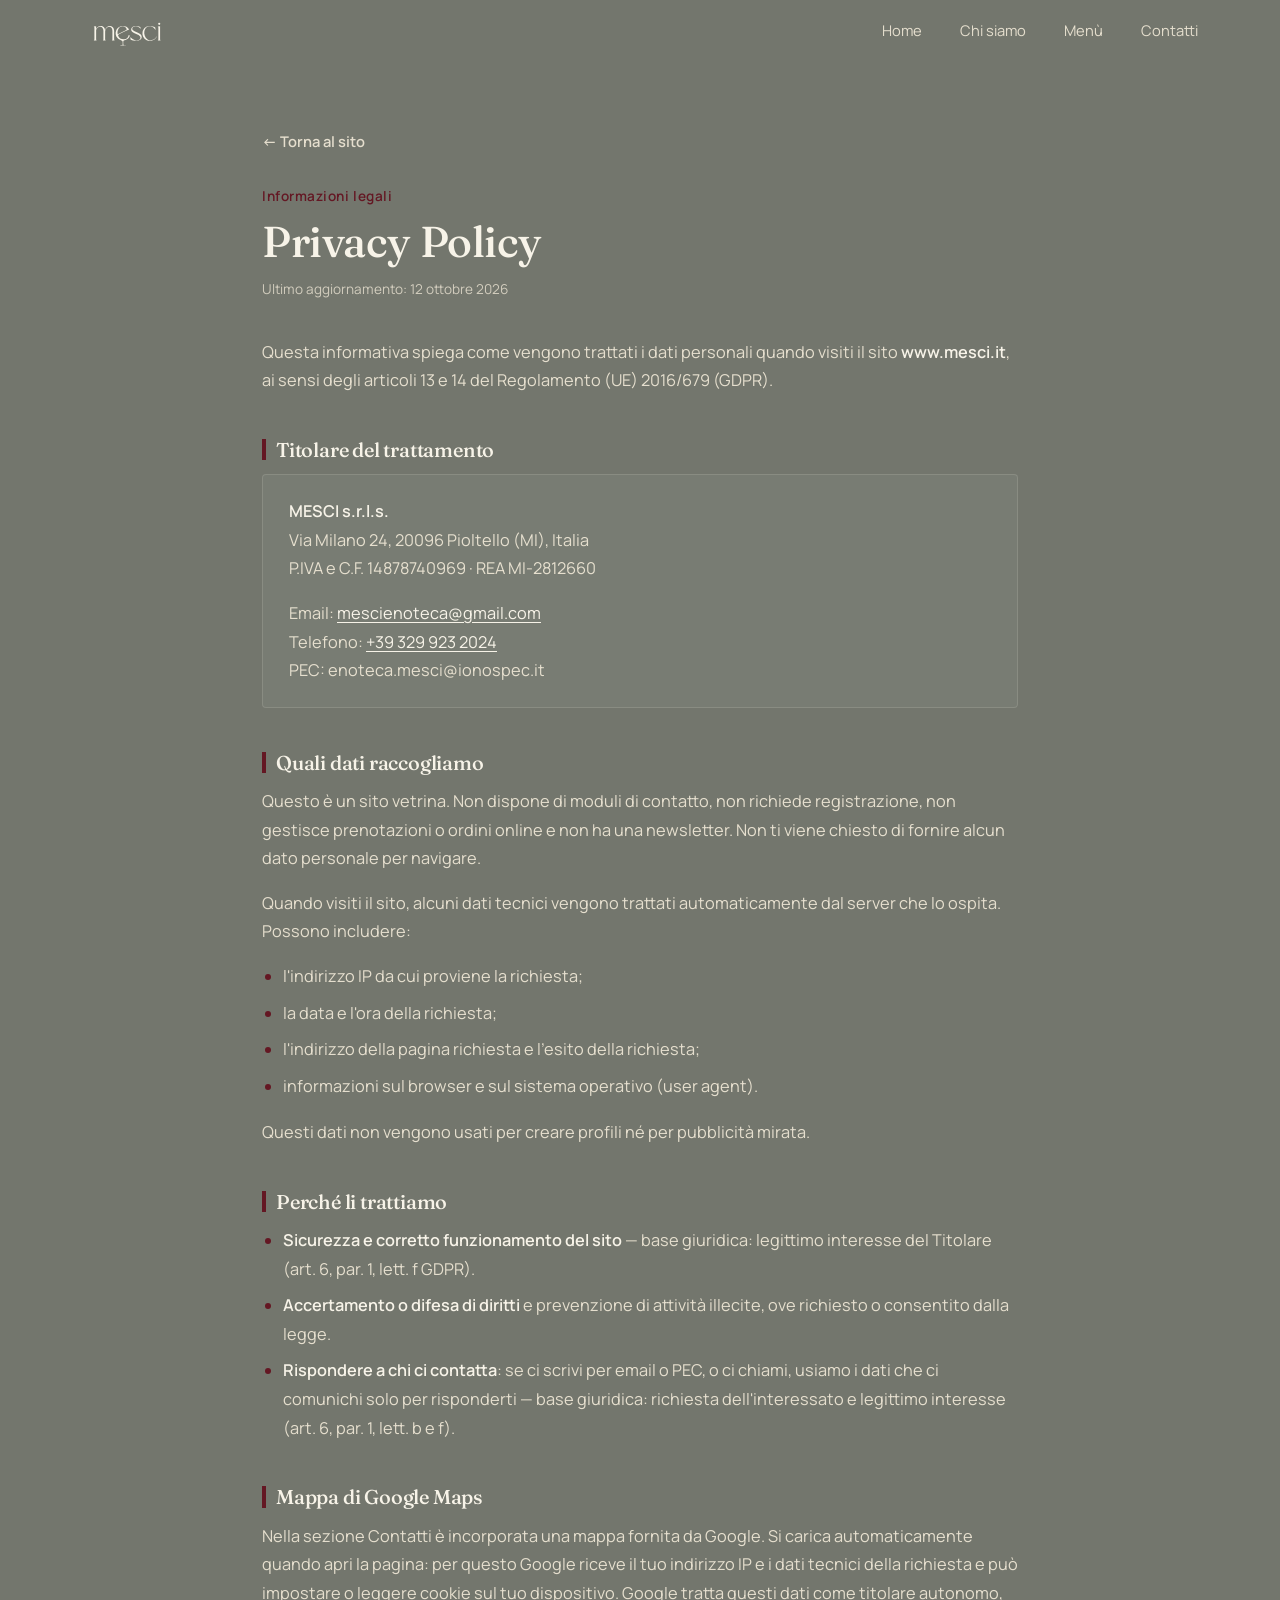
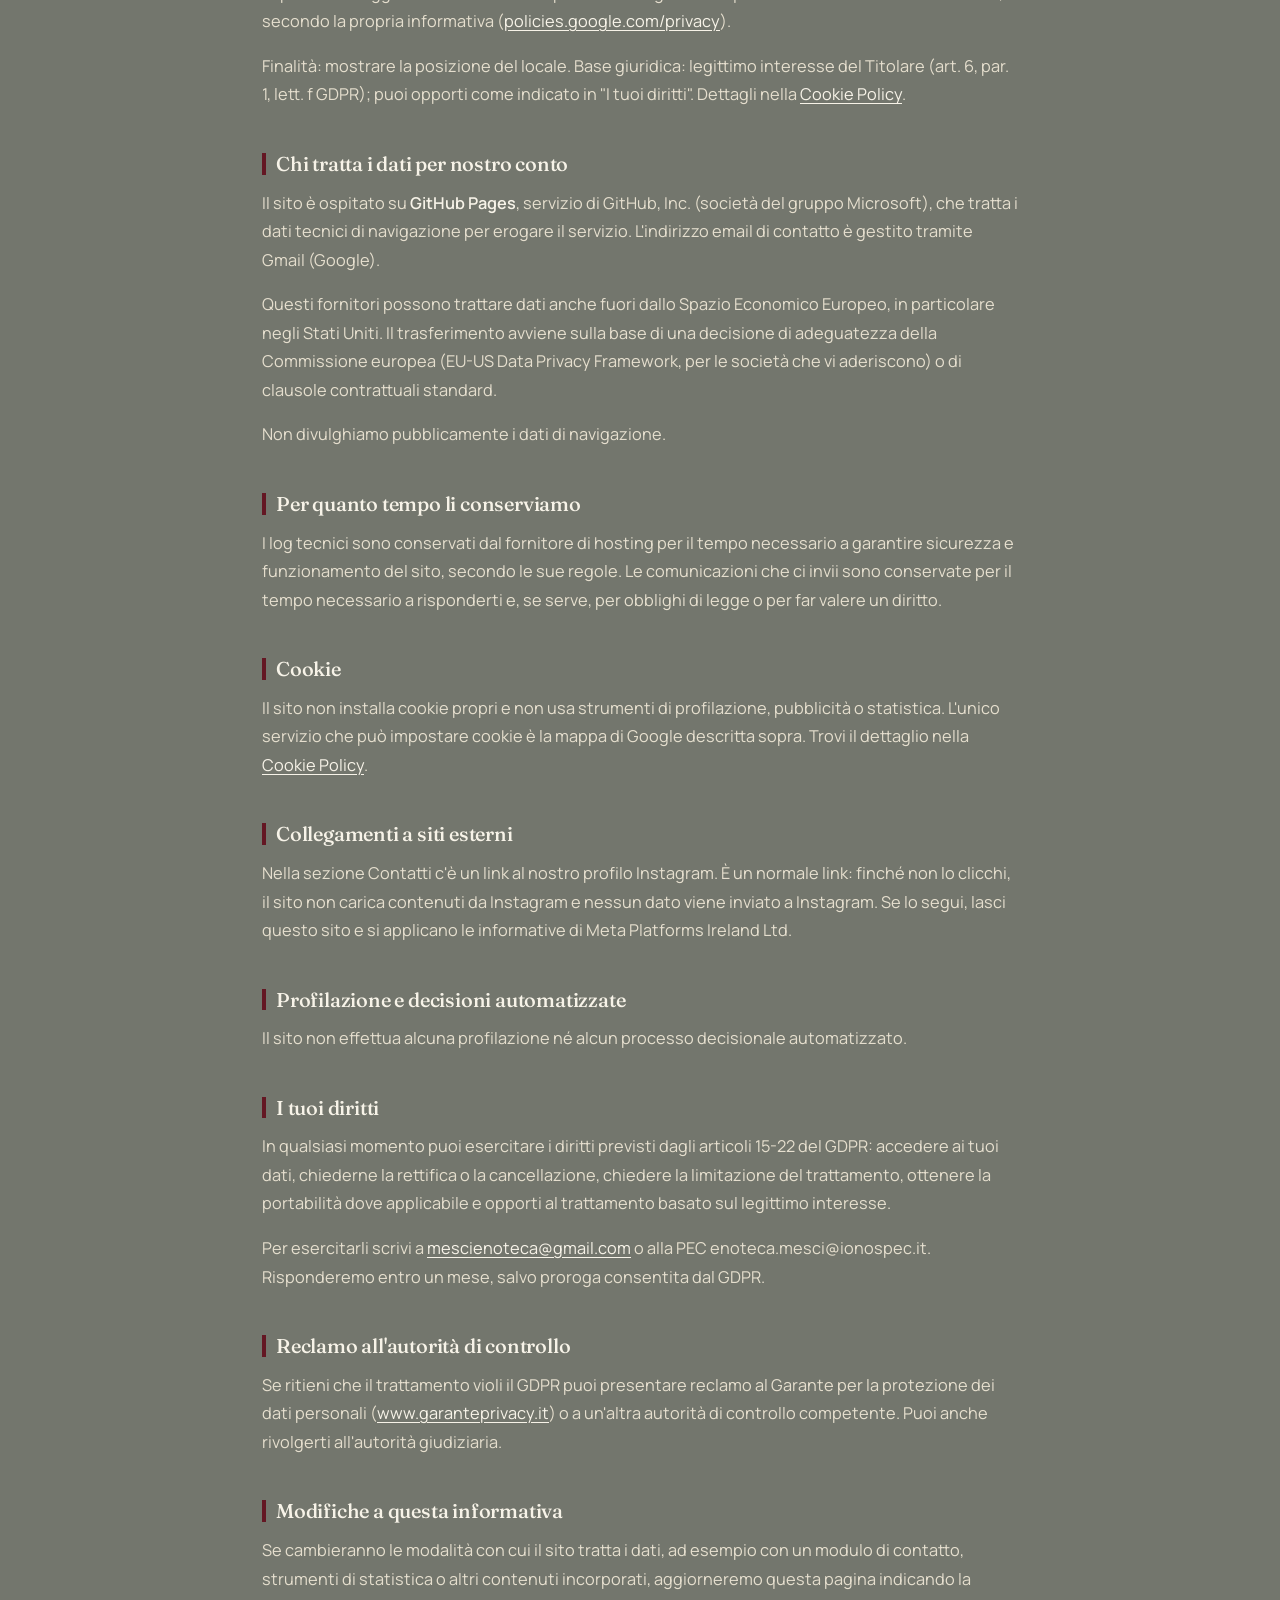
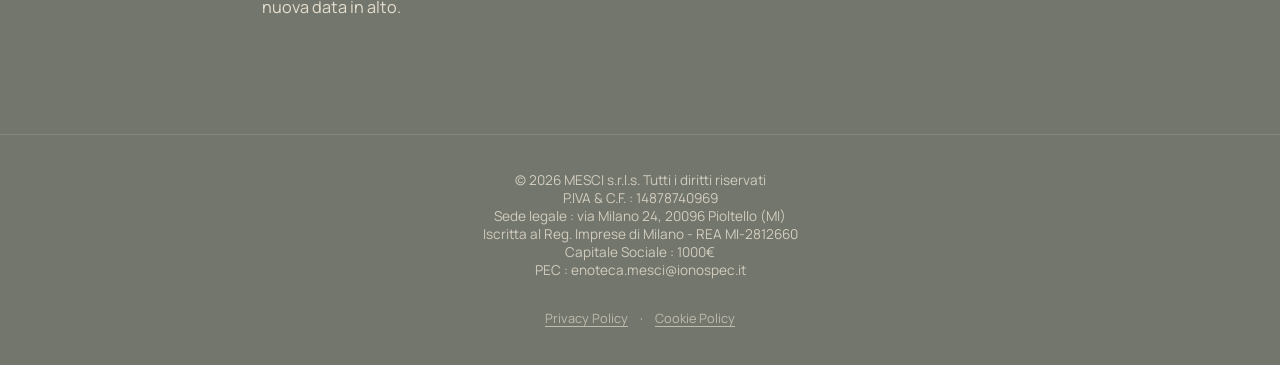
<file: privacy.html>
<!DOCTYPE html>
<html lang="it">

<head>
  <meta charset="UTF-8">
  <meta name="viewport" content="width=device-width, initial-scale=1, viewport-fit=cover">
  <title>Privacy Policy — MESCI</title>
  <link rel="canonical" href="https://www.mesci.it/privacy.html">
  <link rel="icon" type="image/png" href="assets/icons/favicon-96x96.png" sizes="96x96">
  <link rel="icon" type="image/svg+xml" href="assets/icons/favicon.svg">
  <link rel="shortcut icon" href="assets/icons/favicon.ico">
  <link rel="apple-touch-icon" sizes="180x180" href="assets/icons/apple-touch-icon.png">
  <meta name="apple-mobile-web-app-title" content="Mesci">

  <link rel="manifest" href="site.webmanifest">
  <meta name="description"
    content="Informativa sul trattamento dei dati personali di MESCI Wine Bar (Pioltello) ai sensi degli artt. 13 e 14 del Regolamento UE 2016/679.">
  <meta name="theme-color" content="#73766d">
  <meta property="og:type" content="website">
  <meta property="og:locale" content="it_IT">
  <meta property="og:title" content="Privacy Policy — MESCI">
  <meta property="og:description" content="Informativa sul trattamento dei dati personali">
  <meta property="og:image" content="https://www.mesci.it/assets/images/og.jpg">
  <meta property="og:url" content="https://www.mesci.it/privacy.html">
  <link rel="stylesheet" href="assets/fonts/fonts.css">
  <link rel="stylesheet" href="assets/css/style.css">
  <link rel="stylesheet" href="assets/css/legal.css">
</head>

<body>

  <header id="siteHeader">
    <nav>
      <a href="index.html#home" class="brand">
        <svg viewBox="0 0 1173.86 350" xmlns="http://www.w3.org/2000/svg" fill="currentColor">
          <path
            d="M803.99,224.7c-1.55-27.49-26.13-41.85-50.7-52.51l-45.63-19.8c-7.72-3.35-14.66-7.65-20.78-13.19-12.34-11.17-13.45-30.12-1.42-41.74,6.43-6.21,14.78-9.75,23.61-11.3,31.81-5.56,61.44,8.32,80.28,35.89.36-10.3-2.32-19.14-3.6-28.94-21.83-9.48-45.2-13.91-68.92-12.48-27.51,1.66-53.09,16.17-54.87,44.02-1.78,27.78,20.93,42.56,45.34,53.08l38.39,16.54c22.19,9.56,45.13,23.98,41.77,48.51-3.58,26.16-34.22,35.47-60.65,32.54-18.78-2.08-35.65-10.07-50.34-21.83l-20.43-16.35c-2.62-1.79-5.34-3.23-8.1-4.32,3.41,15.09,5.09,22.5,7.95,32.32,19.69,9.26,40.39,13.53,62.11,15.22,24.09,1.87,50.65-.69,69.15-16.19,11.87-9.94,17.7-24.04,16.83-39.48Z" />
          <path
            d="M629.44,201.49c-7.94,33.76-24.98,56.64-61.57,57.76-40.06,1.22-68.55-13.53-82.07-51.3.24-7.02,5.44-13.26,11.67-16.73,44.31-24.67,89.72-45.68,137.05-64.81-23.99-41.64-77.68-55.94-120.31-39.45-27.83,10.76-48.13,35.02-56.22,60.42-10.29,32.3-4.03,64.03,14.68,89.69,14.36,19.69,34.62,31.92,57.9,37.32,10.14,2.35,16.93,10.76,16.96,21.03l.09,30.14c.02,6.45-4.16,11.94-10.55,12.6l-21.1,2.16c-.72.07-2.86.5-2.54,1.07l1.17,2.06,71.42.1c1.88-.28,3.84-1.54,3.66-2.85l-23.11-2.39c-6.26-.65-10.95-5.8-10.94-12.21l.03-31.22c.01-9.78,7.02-17.91,16.24-20.81,22.66-7.11,33-12.63,41.86-20.52s20.55-17.93,29.61-42.13c-1.37-1.54-13.54-9.5-13.94-9.93ZM480.78,193.33c-6.22-26.5-2.58-53.99,11.72-76.7,11.82-18.77,31.01-31.21,53.55-31,23.78.22,45.38,15.01,54.44,36.56,2.22,5.29.56,11.33-4.94,14.07l-114.76,57.06Z" />
          <path
            d="M319.23,276.73l-38.81.19,4.94-5.81c1.98-4.65,2.92-10.54,2.92-16.21v-105.81c0-21.64-7.11-43.72-25.98-54.27-11.29-6.31-23.89-5.73-36.05-1.51-18.15,7.66-31.24,23.48-36.03,42.95l.07,124.19c0,6.8,2.81,11.28,7.44,16.5l-39.41-.07c3.64-4.06,6.47-6.26,7.19-10.19.85-4.65,1.45-8.95,1.45-13.84V113.14c0-5.65-.52-10.57-.93-15.99-1.46-4.55-3.28-6.61-7.69-11.13l31.76-.29.25,34.55c11.2-21.63,31.13-36.96,55.62-39.49,18.69-1.93,36.65,4.38,49.22,17.99,8.82,9.55,12.82,21.27,15.19,34.59,4.34-10.8,9.02-20.59,16.24-29.7,21.78-27.5,62.29-31.43,88.15-7.34,12.33,11.48,18,31.29,18.01,48.71l.08,109.86c0,5.92.98,12.05,3.13,16.78l4.49,5.27-38.65-.09c5.23-5.61,7.65-10.1,7.66-16.92l.08-112.24c0-11.78-2.09-22.72-7.05-33.07-7.22-15.05-21.5-25.2-38.55-24.42-14.49.66-27.26,8.24-35.76,20.15-8.99,12.61-16.42,27.87-16.48,43.91l-.33,101.66c-.03,7.94,1.21,14.8,7.84,20.82Z" />
          <path
            d="M858.73,237.65c22,30.84,60.06,42.22,95.23,29.03,22.21-8.33,39.36-25.19,50.65-45.79,1.22.42,3.47,1.11,3.34,1.84s-.69,2.29-1.13,3.16c-15.31,29.96-43.47,49.98-77.08,53.84-22.75,2.61-45.27-1.14-65.27-12.12-38.49-21.14-57.81-64.52-49.25-107.31s43.4-75.35,87.95-79.39c28.9-2.62,57.55,4.46,82.54,19.27l5.68,34.91c-8.66-9.97-14.49-19-23.44-27.08-16.27-14.7-36.74-23.83-58.89-22.79-25.4,1.19-46.85,15-58.89,37-19.43,35.5-15.29,82,8.55,115.43Z" />
          <circle cx="1039.6" cy="51.22" r="14.45" />
          <path
            d="M1028.13,260.32l.12-148.16-1.25-14.99c-1.81-3.54-3.78-5.41-7.89-8.98l32.14-4.91.15,177.75c0,6.6,2.77,10.41,7.71,15.83l-38.91.13c4.48-5.16,7.93-9.1,7.93-16.66Z" />
        </svg>
      </a>
      <div class="navlinks">
        <a href="index.html#home">Home</a>
        <a href="index.html#chi-siamo">Chi siamo</a>
        <a href="index.html#menu">Menù</a>
        <a href="index.html#dove-siamo">Contatti</a>
      </div>
      <button class="burger" id="burger" aria-label="Menu"><span></span><span></span><span></span></button>
    </nav>
  </header>
  <div class="drawer-overlay" id="drawerOverlay"></div>
  <aside class="drawer" id="drawer" aria-hidden="true">
    <button class="drawer-close" id="drawerClose" aria-label="Chiudi">✕</button>
    <div class="drawer-links">
      <a href="index.html#home">Home</a>
      <a href="index.html#chi-siamo">Chi siamo</a>
      <a href="index.html#menu">Menù</a>
      <a href="index.html#dove-siamo">Contatti</a>
    </div>
  </aside>

  <main class="legal-page">
    <div class="wrap">

      <a href="index.html" class="legal-back">← Torna al sito</a>

      <div class="section-head">
        <div class="eyebrow">Informazioni legali</div>
        <h1>Privacy Policy</h1>
        <p class="legal-updated">Ultimo aggiornamento: 12 ottobre 2026</p>
      </div>

      <div class="legal-text">

        <p>Questa informativa spiega come vengono trattati i dati personali quando visiti il sito
          <strong>www.mesci.it</strong>, ai sensi degli articoli 13 e 14 del Regolamento (UE) 2016/679 (GDPR).</p>

        <h3>Titolare del trattamento</h3>
        <div class="legal-box">
          <p><strong>MESCI s.r.l.s.</strong><br>
            Via Milano 24, 20096 Pioltello (MI), Italia<br>
            P.IVA e C.F. 14878740969 · REA MI-2812660</p>
          <p>Email: <a href="mailto:mescienoteca@gmail.com">mescienoteca@gmail.com</a><br>
            Telefono: <a href="tel:+393299232024">+39 329 923 2024</a><br>
            PEC: enoteca.mesci@ionospec.it</p>
        </div>

        <h3>Quali dati raccogliamo</h3>
        <p>Questo è un sito vetrina. Non dispone di moduli di contatto, non richiede registrazione, non gestisce
          prenotazioni o ordini online e non ha una newsletter. Non ti viene chiesto di fornire alcun dato personale
          per navigare.</p>
        <p>Quando visiti il sito, alcuni dati tecnici vengono trattati automaticamente dal server che lo ospita. Possono
          includere:</p>
        <ul>
          <li>l'indirizzo IP da cui proviene la richiesta;</li>
          <li>la data e l'ora della richiesta;</li>
          <li>l'indirizzo della pagina richiesta e l'esito della richiesta;</li>
          <li>informazioni sul browser e sul sistema operativo (user agent).</li>
        </ul>
        <p>Questi dati non vengono usati per creare profili né per pubblicità mirata.</p>

        <h3>Perché li trattiamo</h3>
        <ul>
          <li><strong>Sicurezza e corretto funzionamento del sito</strong> — base giuridica: legittimo interesse del
            Titolare (art. 6, par. 1, lett. f GDPR).</li>
          <li><strong>Accertamento o difesa di diritti</strong> e prevenzione di attività illecite, ove richiesto o
            consentito dalla legge.</li>
          <li><strong>Rispondere a chi ci contatta</strong>: se ci scrivi per email o PEC, o ci chiami, usiamo i dati che
            ci comunichi solo per risponderti — base giuridica: richiesta dell'interessato e legittimo interesse
            (art. 6, par. 1, lett. b e f).</li>
        </ul>

        <h3>Mappa di Google Maps</h3>
        <p>Nella sezione Contatti è incorporata una mappa fornita da Google. Si carica automaticamente quando apri la
          pagina: per questo Google riceve il tuo indirizzo IP e i dati tecnici della richiesta e può impostare o
          leggere cookie sul tuo dispositivo. Google tratta questi dati come titolare autonomo, secondo la propria
          informativa
          (<a href="https://policies.google.com/privacy" target="_blank" rel="noopener noreferrer">policies.google.com/privacy</a>).</p>
        <p>Finalità: mostrare la posizione del locale. Base giuridica: legittimo interesse del Titolare (art. 6,
          par. 1, lett. f GDPR); puoi opporti come indicato in "I tuoi diritti". Dettagli nella
          <a href="cookie.html">Cookie Policy</a>.</p>

        <h3>Chi tratta i dati per nostro conto</h3>
        <p>Il sito è ospitato su <strong>GitHub Pages</strong>, servizio di GitHub, Inc. (società del gruppo
          Microsoft), che tratta i dati tecnici di navigazione per erogare il servizio. L'indirizzo email di contatto
          è gestito tramite Gmail (Google).</p>
        <p>Questi fornitori possono trattare dati anche fuori dallo Spazio Economico Europeo, in particolare negli
          Stati Uniti. Il trasferimento avviene sulla base di una decisione di adeguatezza della Commissione europea
          (EU-US Data Privacy Framework, per le società che vi aderiscono) o di clausole contrattuali standard.</p>
        <p>Non divulghiamo pubblicamente i dati di navigazione.</p>

        <h3>Per quanto tempo li conserviamo</h3>
        <p>I log tecnici sono conservati dal fornitore di hosting per il tempo necessario a garantire sicurezza e
          funzionamento del sito, secondo le sue regole. Le comunicazioni che ci invii sono conservate per il tempo
          necessario a risponderti e, se serve, per obblighi di legge o per far valere un diritto.</p>

        <h3>Cookie</h3>
        <p>Il sito non installa cookie propri e non usa strumenti di profilazione, pubblicità o statistica. L'unico
          servizio che può impostare cookie è la mappa di Google descritta sopra. Trovi il dettaglio nella
          <a href="cookie.html">Cookie Policy</a>.</p>

        <h3>Collegamenti a siti esterni</h3>
        <p>Nella sezione Contatti c'è un link al nostro profilo Instagram. È un normale link: finché non lo clicchi, il
          sito non carica contenuti da Instagram e nessun dato viene inviato a Instagram. Se lo segui, lasci questo
          sito e si applicano le informative di Meta Platforms Ireland Ltd.</p>

        <h3>Profilazione e decisioni automatizzate</h3>
        <p>Il sito non effettua alcuna profilazione né alcun processo decisionale automatizzato.</p>

        <h3>I tuoi diritti</h3>
        <p>In qualsiasi momento puoi esercitare i diritti previsti dagli articoli 15-22 del GDPR: accedere ai tuoi dati,
          chiederne la rettifica o la cancellazione, chiedere la limitazione del trattamento, ottenere la portabilità
          dove applicabile e opporti al trattamento basato sul legittimo interesse.</p>
        <p>Per esercitarli scrivi a <a href="mailto:mescienoteca@gmail.com">mescienoteca@gmail.com</a> o alla PEC
          enoteca.mesci@ionospec.it. Risponderemo entro un mese, salvo proroga consentita dal GDPR.</p>

        <h3>Reclamo all'autorità di controllo</h3>
        <p>Se ritieni che il trattamento violi il GDPR puoi presentare reclamo al Garante per la protezione dei dati
          personali (<a href="https://www.garanteprivacy.it" target="_blank" rel="noopener noreferrer">www.garanteprivacy.it</a>)
          o a un'altra autorità di controllo competente. Puoi anche rivolgerti all'autorità giudiziaria.</p>

        <h3>Modifiche a questa informativa</h3>
        <p>Se cambieranno le modalità con cui il sito tratta i dati, ad esempio con un modulo di contatto, strumenti di
          statistica o altri contenuti incorporati, aggiorneremo questa pagina indicando la nuova data in alto.</p>

      </div>
    </div>
  </main>

  <footer>

    <p>© 2026 MESCI s.r.l.s. Tutti i diritti riservati</p>
    <p>P.IVA &amp; C.F. : 14878740969</p>
    <p>Sede legale : via Milano 24, 20096 Pioltello (MI)</p>
    <p>Iscritta al Reg. Imprese di Milano - REA MI-2812660</p>
    <p>Capitale Sociale : 1000€</p>
    <p>PEC : enoteca.mesci@ionospec.it</p>

    <nav class="footer-legal" aria-label="Informazioni legali">
      <a href="privacy.html">Privacy Policy</a>
      <span aria-hidden="true">·</span>
      <a href="cookie.html">Cookie Policy</a>
    </nav>

  </footer>

  <script>
    (function () {
      var header = document.getElementById('siteHeader');
      var drawer = document.getElementById('drawer');
      var overlay = document.getElementById('drawerOverlay');

      function onScroll() { header.classList.toggle('scrolled', window.scrollY > 20); }
      window.addEventListener('scroll', onScroll, { passive: true });
      onScroll();

      function setDrawer(open) {
        drawer.classList.toggle('open', open);
        overlay.classList.toggle('open', open);
        drawer.setAttribute('aria-hidden', open ? 'false' : 'true');
        document.body.classList.toggle('no-scroll', open);
      }
      document.getElementById('burger').addEventListener('click', function () { setDrawer(true); });
      document.getElementById('drawerClose').addEventListener('click', function () { setDrawer(false); });
      overlay.addEventListener('click', function () { setDrawer(false); });
      drawer.querySelectorAll('a').forEach(function (a) {
        a.addEventListener('click', function () { setDrawer(false); });
      });
    })();
  </script>
</body>

</html>
</file>
<file: assets/fonts/fonts.css>
/* Font ospitati sul sito (nessun collegamento a Google).
   Vanno copiati in questa stessa cartella con questi nomi esatti:
   Fraunces.ttf · Fraunces-Italic.ttf · Manrope.ttf */

@font-face {
  font-family: 'Fraunces';
  src: url('Fraunces.ttf') format('truetype');
  font-weight: 100 900;
  font-style: normal;
  font-display: swap;
}

@font-face {
  font-family: 'Fraunces';
  src: url('Fraunces-Italic.ttf') format('truetype');
  font-weight: 100 900;
  font-style: italic;
  font-display: swap;
}

@font-face {
  font-family: 'Manrope';
  src: url('Manrope.ttf') format('truetype');
  font-weight: 200 800;
  font-style: normal;
  font-display: swap;
}
</file>
<file: assets/css/style.css>
:root {
  --bg: #73766d;
  --bg-soft: #787c73;
  --line: rgba(242, 234, 216, 0.14);
  --cream: #f7f3e8;
  --cream-dim: rgba(242, 234, 216, 0.90);
  --cream-faint: rgba(242, 234, 216, 0.75);
  --wine: #6B121B;
  --wine-dim: rgba(83, 19, 30, 0.75);
  --wine-bright: #641723;
  --radius: 4px;
  /* --text: #928e47; */
  --font-display: 'Fraunces', serif;
  --header-h: 66px;
}

* {
  box-sizing: border-box;
  margin: 0;
  padding: 0
}

html {
  scroll-behavior: smooth;
  scroll-padding-top: var(--header-h)
}

body {
  background: var(--bg);
  color: var(--cream);
  font-family: 'Manrope', sans-serif;
  -webkit-font-smoothing: antialiased;
  padding-top: env(safe-area-inset-top, 0px);
  overflow-x: hidden;
}

h1,
h2,
h3 {
  font-family: var(--font-display);
  font-weight: 500;
  line-height: 1.08;
  letter-spacing: -0.01em
}

em {
  font-style: italic;
  color: var(--cream)
}

a {
  color: inherit;
  text-decoration: none
}

img,
svg {
  max-width: 100%
}

/* ---- NAV ---- */
header {
  position: fixed;
  top: 0;
  left: 0;
  right: 0;
  z-index: 100;
  padding-top: env(safe-area-inset-top, 0px);
  transition: background .35s ease, border-color .35s ease;
  border-bottom: 1px solid transparent;
}

header.scrolled {
  background: var(--bg);
  backdrop-filter: blur(10px);
  border-color: var(--line)
}

nav {
  display: flex;
  align-items: center;
  justify-content: space-between;
  padding: 20px 32px;
  max-width: 1180px;
  margin: 0 auto
}

.brand {
  display: flex;
  align-items: center;
  gap: 10px
}

.brand svg {
  height: 26px;
  width: auto;
  color: var(--cream)
}


.navlinks {
  display: flex;
  gap: 38px;
  font-size: 0.92rem
}

.navlinks a {
  position: relative;
  padding-bottom: 6px;
  color: var(--cream-dim);
  transition: color .25s
}

.navlinks a:hover {
  color: var(--cream)
}

.navlinks a.active {
  color: var(--cream)
}

.navlinks a.active::after {
  content: '';
  position: absolute;
  left: 0;
  right: 0;
  bottom: 0;
  height: 2px;
  background: var(--wine-bright)
}

.burger {
  display: none;
  flex-direction: column;
  gap: 5px;
  background: none;
  border: 0;
  cursor: pointer;
  padding: 4px
}

.burger span {
  width: 22px;
  height: 2px;
  border-radius: 5px;
  background: var(--cream)
}


/* ---- HERO ---- */
.hero {
  min-height: 100vh;
  min-height: 100dvh;
  display: flex;
  flex-direction: column;
  align-items: center;
  justify-content: center;
  text-align: center;
  position: relative;
  padding: 140px 24px 80px;
  background:
    radial-gradient(ellipse 70% 55% at 50% 20%, rgba(105, 0, 0, 0.35), transparent 60%),
    radial-gradient(ellipse 60% 40% at 50% 100%, rgba(105, 0, 0, 0.18), transparent 70%),
    var(--bg);
}

.hero .eyebrow {
  color: var(--cream-faint);
  font-size: 0.90rem;
  letter-spacing: 0.08em;
  margin-bottom: 28px
}

.hero .eyebrow::before,
.hero .eyebrow::after {
  content: '—';
  margin: 0 12px;
  color: var(--wine)
}

.logo-mark {
  width: min(560px, 80vw);
  color: var(--cream);
  opacity: 0;
  animation: riseIn 1.1s ease forwards .15s
}



@keyframes riseIn {
  from {
    opacity: 0;
    transform: translateY(14px)
  }

  to {
    opacity: 1;
    transform: translateY(0)
  }
}


.hero p.tag {
  max-width: 560px;
  margin: 34px auto 0;
  font-size: 1.12rem;
  line-height: 1.6;
  color: var(--cream-dim)
}

.hero p.tag em {
  color: var(--cream)
}

.hero-ctas {
  display: flex;
  gap: 16px;
  margin-top: 42px;
  flex-wrap: wrap;
  justify-content: center
}

.btn {
  padding: 15px 32px;
  border-radius: var(--radius);
  font-size: 0.95rem;
  font-weight: 600;
  cursor: pointer;
  transition: transform .2s, background .2s, border-color .2s;
  display: inline-flex;
  align-items: center;
  gap: 8px;
  border: 1px solid transparent;
}

.btn:hover {
  transform: translateY(-2px)
}

.btn-filled {
  background: var(--wine);
  color: var(--cream)
}

.btn-filled:hover {
  background: var(--wine-bright)
}

.btn-outline {
  border-color: var(--cream-dim);
  color: var(--cream)
}

.btn-outline:hover {
  border-color: var(--cream-faint)
}

.scroll-cue {
  position: absolute;
  bottom: 80px;
  left: 50%;
  transform: translateX(-50%);
  color: var(--cream-faint);
  animation: bob 2s ease-in-out infinite;
  cursor: pointer;
}



.scroll-cue img {
  display: block;
  width: 22px;
  height: auto;
  filter: invert(1);
  opacity: .75;
}

@keyframes bob {

  0%,
  100% {
    transform: translate(-50%, 0)
  }

  50% {
    transform: translate(-50%, 6px)
  }
}

/* ---- SECTION GENERIC ---- */
section {
  min-height: 100dvh;
  max-width: 100%;
  padding: 100px 0;
  align-content: center;
}

.wrap {
  max-width: 1180px;
  margin: 0 auto;
  padding: 0 32px;
  width: 100%
}

.section-head {
  max-width: 640px;
  margin-bottom: 64px;
}

.section-head .eyebrow {
  color: var(--wine-bright);
  font-size: 0.85rem;
  letter-spacing: 0.04em;
  margin-bottom: 14px;
  font-weight: 600
}

.section-head h2 {
  font-size: clamp(2rem, 4vw, 2.7rem)
}


/* ---- CHI SIAMO ---- */
.about-grid {
  display: grid;
  grid-template-columns: 1.1fr 0.9fr;
  gap: 72px;
  align-items: start
}

.about-text p {
  color: var(--cream-dim);
  line-height: 1.75;
  margin-bottom: 20px;
  font-size: 1.02rem
}

.pour-art {

  border: 1px solid var(--line);
  border-radius: var(--radius);
  background: var(--bg-soft);
  overflow: hidden;
  padding: 30px;
}



.pour-art img {
  display: block;
  width: 100%;
  height: 100%;
  object-fit: cover;
  border-radius: var(--radius);
  aspect-ratio: 1/1;
  object-position: center 80%;
}


/* ---- MENU: livello 1 (Da Bere / Da Mangiare) ---- */
.tabs {
  display: flex;
  width: max-content;
  background: var(--bg-soft);
  border: 1px solid var(--cream-faint);
  border-radius: 999px;
  padding: 5px;
  margin: 0 auto 40px;
  gap: 2px;
  scroll-margin-top: 28px;
}

.tab-btn {
  padding: 14px 30px;
  border-radius: 999px;
  border: 0;
  background: none;
  color: var(--cream-dim);
  font-family: inherit;
  font-size: 0.98rem;
  font-weight: 600;
  cursor: pointer;
  transition: background .25s, color .25s;
  white-space: nowrap
}

.tab-btn.active {
  background: var(--wine);
  color: var(--cream)
}

/* ---- MENU: livello 2 (sottocategorie), discreto e sticky ---- */
.level2-tabs {
  display: flex;
  gap: 26px;
  overflow-x: auto;
  -webkit-overflow-scrolling: touch;
  scrollbar-width: none;
  position: sticky;
  top: var(--header-h);
  z-index: 20;
  background: var(--bg-soft);
  padding: 16px 0 14px;
  margin-bottom: 36px;
  border-bottom: 1px solid var(--line)
}

.level2-tabs::-webkit-scrollbar {
  display: none
}

.level2-btn {
  flex: 0 0 auto;
  border: 0;
  background: none;
  color: var(--cream-faint);
  font-family: inherit;
  font-size: 0.85rem;
  font-weight: 600;
  letter-spacing: 0.02em;
  padding: 2px 0 12px;
  cursor: pointer;
  position: relative;
  transition: color .25s;
  white-space: nowrap
}

.level2-btn.active {
  color: var(--cream)
}

.level2-btn.active::after {
  content: '';
  position: absolute;
  left: 0;
  right: 0;
  bottom: 0;
  height: 2px;
  background: var(--wine)
}

.menu-panel,
.sub-panel {
  display: none
}

.menu-panel.active,
.sub-panel.active {
  display: block
}



.menu-cat h3 {
  font-size: 1.5rem;
  margin-bottom: 4px;
}



.asporto {
  justify-self: center;
  text-align: center;
  padding-bottom: 50px;
  font-style: italic;
  color: var(--wine);

}



.menu-cat .cat-note {
  color: var(--wine);
  font-size: 0.82rem;
  margin-bottom: 28px
}

.dish {
  padding: 20px 0;
  border-bottom: 1px solid var(--line)
}

.dish:first-of-type {
  padding-top: 0
}

.dish-top {
  display: flex;
  justify-content: space-between;
  gap: 16px;
  align-items: baseline
}

.dish-top h4 {
  font-family: var(--font-display);
  font-weight: 500;
  font-size: 1.15rem
}

.dish-top .price {
  color: var(--wine-bright);
  font-family: var(--font-display);
  font-size: 1.1rem;
  white-space: nowrap;
  padding-right: 1rem;
}

.dish p {
  color: var(--cream-dim);
  font-size: 0.92rem;
  margin-top: 6px;
  line-height: 1.55
}

.tag-chip {
  display: inline-block;
  margin-top: 10px;
  margin-right: 8px;
  font-size: 0.72rem;
  letter-spacing: 0.04em;
  color: var(--wine-dim);
  border: 1px solid var(--wine-dim);
  border-radius: 999px;
  padding: 4px 12px
}


.back-to-categories {
  display: none;
  align-items: center;
  gap: 8px;
  color: var(--cream-dim);
  background: none;
  border: 0;
  font-family: inherit;
  font-size: 0.92rem;
  font-weight: 600;
  cursor: pointer;
  margin-bottom: 6px;
  padding: 0;
  scroll-margin-top: 28px;
}



.back-to-categories:hover {
  color: var(--cream)
}




/* ---- DOVE SIAMO ---- */
.contact-grid {
  display: grid;
  grid-template-columns: 0.85fr 1.15fr;
  gap: 28px;
  align-items: start
}

.info-stack {
  display: flex;
  flex-direction: column;
  gap: 20px
}

.info-card {
  background: var(--bg-soft);
  border: 1px solid var(--line);
  border-radius: var(--radius);
  padding: 28px
}

.info-card h3 {
  font-size: 1.15rem;
  margin-bottom: 12px
}

.info-card p,
.info-card .row {
  color: var(--cream-dim);
  font-size: 0.94rem;
  line-height: 1.6
}

.info-card .row {
  display: flex;
  justify-content: space-between;
  padding: 6px 0;
  border-bottom: 1px solid var(--line)
}

.info-card .row:last-child {
  border-bottom: 0
}

.info-card .row .closed {
  color: var(--wine-bright)
}


.contact-row-split {
  display: grid;
  grid-template-columns: 1fr 1fr;
  gap: 20px;
  align-items: stretch;
}

.contact-row-split > .info-card.social-box {
  display: flex;
  align-items: center;
  justify-content: center;
}

.contact-row-split .info-card {
  height: 100%;
  box-sizing: border-box;
}


/* Stile per i link dei contatti cliccabili */
.contact-links {
  display: flex;
  flex-direction: column;
  gap: 8px;
  margin-top: 4px;
}

.contact-links a {
  color: var(--cream-dim);
  transition: color 0.2s ease;
}

.contact-links a:hover {
  color: var(--wine);
}

.social-link-clean {
  display: inline-flex;
  align-items: center;
  justify-content: center;
  gap: 8px;
  color: var(--cream);
  font-weight: 500;
  transition: color 0.2s ease;
}

.social-link-clean:hover {
  color: var(--wine-bright);
  /* Diventa rosso bordeaux al passaggio del mouse */
}

/* Forza la dimensione dell'icona Instagram a 22px per evitare che esploda */
.social-link-clean svg {
  width: 22px !important;
  height: 22px !important;
  flex-shrink: 0;
}

/* Su smartphone, mettili uno sotto l'altro per non schiacciarli troppo */
@media (max-width: 600px) {
  .contact-row-split {
    grid-template-columns: 1fr;
  }
   .contact-row-split > .info-card.social-box {
    justify-content: flex-start;
  }
}

.contact-item {
  display: inline-flex;
  align-items: center;
  gap: 10px;
  color: var(--cream-dim);
  text-decoration: none;
  transition: color 0.2s ease;
  font-size: 0.94rem;
}

.contact-item:hover {
  color: var(--cream);
}

/* Forza la dimensione delle icone mail e telefono a 18px */
.contact-item svg {
  width: 22px !important;
  height: 22px !important;
  flex-shrink: 0;
  color: inherit;
}





.map-box {
  background: var(--bg-soft);
  border: 1px solid var(--line);
  border-radius: var(--radius);
  overflow: hidden;
  position: relative;
  width: 100%;
  height: 100%;
  min-height: 450px;
}

.map-box iframe {
  width: 100%;
  height: 100%;
  display: block;
  border: 0;
  margin: 0;
  padding: 30px;
}



.allergen-list {
  display: flex;
  align-items: center;
  gap: 6px;
  margin-top: 10px;
}

.allergen-icon {
  position: relative;
  width: 26px;
  height: 26px;
  display: inline-flex;
  align-items: center;
  justify-content: center;
  color: var(--cream-dim);
  border: 1px solid var(--line);
  border-radius: 999px;
  flex-shrink: 0;
}


/* Tooltip */
.allergen-icon::after {
  content: attr(data-allergen);
  position: absolute;
  left: 50%;
  bottom: calc(100% - 2px);
  transform: translateX(-50%) translateY(4px);

  background: var(--wine-bright);
  /* Errore corretto: prima era var(--soft) */
  color: var(--cream);
  border: 1px solid var(--wine);
  border-radius: 6px;
  box-shadow: 0 4px 12px rgba(0, 0, 0, 0.3);
  /* Aggiunta ombra per leggibilità */

  padding: 6px 10px;
  font-size: 0.75rem;
  font-weight: 600;
  line-height: 1.2;
  letter-spacing: 0.02em;
  white-space: nowrap;

  opacity: 0;
  visibility: hidden;
  pointer-events: none;

  transition: opacity 0.2s ease, transform 0.2s ease;
  z-index: 100;
}


.allergen-icon.show::after {
  opacity: 1;
  visibility: visible;
  transform: translateX(-50%) translateY(-50%);
}

/* hover e tastiera solo dove c'è un mouse */
@media (hover: hover) {
  .allergen-icon:hover {
    color: var(--cream);
    border-color: var(--cream-dim);
  }
  .allergen-icon:hover::after,
  .allergen-icon:focus-visible::after {
    opacity: 1;
    visibility: visible;
    transform: translateX(-50%) translateY(-50%);
  }
}

.tag-chip:hover {
  color: var(--cream);
  border-color: var(--cream-dim);
}

.wine-list {
  display: flex;
  flex-direction: column;
  gap: 56px;
}

.wine-category {
  width: 100%;
}

.wine-category h3 {
  font-size: 1.2rem;
  margin-bottom: 4px;
  text-transform: uppercase;
  border-left: 4px solid var(--wine-bright);
  padding-left: 8px;
}

.wine-category .cat-note {
  color: var(--cream-faint);
  font-size: 0.82rem;
  margin-bottom: 28px;
  padding-bottom: 1.5rem;
}

.wine-category-dishes {
  display: grid;
  grid-template-columns: repeat(2, minmax(0, 1fr));
  gap: 0 40px;
}

@media (max-width: 840px) {
  .wine-category-dishes {
    grid-template-columns: 1fr;
  }
}

/* Spazio tra le sezioni (Bollicine / Bianchi / Rossi / Dolci) */
.wine-list+.wine-list {
  margin-top: 56px;
}

/* Riga vuota (es. Champagne senza produttore) non deve alterare l'altezza */
.wine-category-dishes .dish p:empty {
  display: none;
}



/* Desktop: i primi DUE vini (prima riga) partono entrambi senza padding sopra,
   e l'ultima riga non ha la linea di chiusura */
@media (min-width: 841px) {
  .wine-category-dishes .dish:nth-child(2) {
    padding-top: 0;
  }


}


@media (max-width:840px) {
  .navlinks {
    display: none
  }

  .burger {
    display: flex
  }

  .about-grid,
  .contact-grid {
    grid-template-columns: 1fr;
    gap: 40px
  }


  section {
    padding: 64px 0
  }

  .wrap {
    padding: 0 22px
  }



  .tabs {
    flex-direction: column;
    background: none;
    border: 0;
    padding: 0;
    gap: 32px;
    /* width: 100%;
  margin: 12px 0 28px; */
    width: min(78%, 300px);
    /* era 100% */
    margin: 12px auto 28px;
    /* auto = centrati */
  }

  .tab-btn {
    position: relative;
    width: 100%;
    background: var(--wine);
    color: var(--cream);
    border: 0;
    border-radius: 999px;
    padding: 20px 48px;
    font-size: 1.05rem;
    display: flex;
    justify-content: center;
    align-items: center;
    /* 1° ombra = cornice vuota (colore dello sfondo della sezione), 2° = bordo chiaro */
    box-shadow: 0 0 0 10px var(--bg-soft), 0 0 0 11.5px var(--cream-dim);
  }

  .tab-btn.active {
    background: var(--wine);
    color: var(--cream);
  }

  .tab-btn::after {
    content: '›';
    position: absolute;
    right: 24px;
    top: 50%;
    transform: translateY(-52%);
    color: var(--cream-dim);
    font-size: 1.4rem;
    margin: 0;
  }



  #menu {
    display: flex;
    flex-direction: column;
    justify-content: center;
    padding: 24px 0 110px;   /* sopra poco, sotto tanto = il blocco sale */

  }

  #menu .section-head {
    margin-bottom: 32px;     /* era 64px: titolo e pulsanti più vicini */
  }


  #menuMain.collapsed .menu-panel {
    display: none !important
  }

  #menuMain:not(.collapsed) .tabs {
    display: none
  }

  #menuMain:not(.collapsed) .back-to-categories {
    display: flex
  }
}

@media (prefers-reduced-motion: reduce) {
  * {
    animation: none !important;
    transition: none !important;
  }
  .logo-mark { opacity: 1; }
}

.drawer,
.drawer-overlay {
  display: none;
}

body.no-scroll {
  overflow: hidden;
}

@media (max-width: 840px) {
  .drawer-overlay {
    display: block;
    position: fixed;
    inset: 0;
    background: rgba(0, 0, 0, 0.45);
    opacity: 0;
    visibility: hidden;
    transition: opacity .3s ease, visibility .3s;
    z-index: 200;
  }

  .drawer-overlay.open {
    opacity: 1;
    visibility: visible;
  }

  .drawer {
    display: flex;
    flex-direction: column;
    position: fixed;
    top: 0;
    right: 0;
    bottom: 0;
    width: 70%;
    max-width: 340px;
    background: var(--wine);
    padding: calc(env(safe-area-inset-top, 0px) + 20px) 28px 32px;
    transform: translateX(100%);
    visibility: hidden;
    transition: transform .35s cubic-bezier(.22, .61, .36, 1), visibility .35s;
    z-index: 210;
  }

  .drawer.open {
    transform: translateX(0);
    visibility: visible;
  }

  .drawer-close {
    align-self: flex-end;
    background: none;
    border: 0;
    color: var(--cream);
    font-size: 1.4rem;
    cursor: pointer;
    padding: 4px;
    margin-bottom: 40px;
  }

  .drawer-links {
    display: flex;
    flex-direction: column;
  }

  .drawer-links a {
    font-family: 'Fraunces', serif;
    font-size: 1.6rem;
    padding-bottom: 5px;
    padding-top: 15px;
    border-bottom: 1px solid var(--line);
    color: var(--cream-faint);
  }

  .drawer-links a.active {
    color: var(--cream);
  }
}

/* ---- GALLERIA A NASTRO ---- */
.ribbon {
  --ribbon-h: 220px;
}

.ribbon-rows {
  display: flex;
  flex-direction: column;
  gap: 10px;
  touch-action: pan-y;
  /* lo scroll verticale della pagina resta libero */
  -webkit-touch-callout: none;
  /* niente menù "salva immagine" tenendo premuto */
  user-select: none;
}

.ribbon-row {
  overflow: hidden;
}

.ribbon-track {
  display: flex;
  width: max-content;
  animation: ribbon-scroll var(--ribbon-duration, 60s) linear infinite;
  will-change: transform;
}

.ribbon-track--reverse {
  animation-direction: reverse;
}

@keyframes ribbon-scroll {
  to {
    transform: translateX(-50%);
  }
}

.ribbon-tile {
  flex: none;
  height: var(--ribbon-h);
  margin-right: 20px;
  /* margine e non gap: serve per il giro perfetto */
  border-radius: 2px;
  overflow: hidden;
  background: var(--bg-soft);
}

.ribbon-tile img {
  display: block;
  width: 100%;
  height: 100%;
  object-fit: cover;
  pointer-events: none;
  -webkit-user-drag: none;
}

/* pausa al passaggio del mouse: solo dove l'hover esiste davvero (non su touch) */
@media (hover: hover) {
  .ribbon-rows:hover .ribbon-track {
    animation-play-state: paused;
  }
}

/* pausa tenendo premuto il dito (la classe la mette il JS) */
.ribbon.is-paused .ribbon-track {
  animation-play-state: paused;
}

@media (max-width: 840px) {
  .ribbon {
    --ribbon-h: 250px;
  }

  /* era 140px */
  .ribbon-rows {
    gap: 25px;
  }

  .ribbon-tile {
    margin-right: 18px;
  }
}

/* chi ha "riduci movimento": niente animazione, le righe si scorrono a mano */
@media (prefers-reduced-motion: reduce) {
  .ribbon-track {
    animation: none;
  }

  .ribbon-row {
    overflow-x: auto;
    scrollbar-width: none;
  }
}


footer {
  /** background-color: var(--bg-soft);**/
  border-top: 1px solid var(--line);
  padding: 36px 0 18px;
  text-align: center;
  color: var(--cream-faint);
  font-size: 0.85rem
}


.footer-legal {
  margin-top: 15px;
  padding-top: 15px;
  
  max-width: 280px;
  margin-left: auto;
  margin-right: auto;
  display: flex;
  justify-content: center;
  flex-wrap: wrap;
  gap: 8px 12px;
  font-size: 0.8rem;
}

.footer-legal a {
  color: inherit;
  text-decoration: underline;
  text-underline-offset: 3px;
  opacity: 0.8;
  transition: opacity .2s;
}

.footer-legal a:hover {
  opacity: 1;
}
</file>
<file: assets/css/legal.css>
/* ---- PAGINE LEGALI (privacy.html, cookie.html) ----
   Si carica DOPO style.css e usa le sue variabili. */

.legal-page {
  padding: calc(var(--header-h) + 64px) 0 96px;
  min-height: 100dvh;
}

.legal-page .wrap {
  max-width: 820px;
}

.legal-back {
  display: inline-flex;
  align-items: center;
  gap: 8px;
  color: var(--cream-dim);
  font-size: 0.92rem;
  font-weight: 600;
  margin-bottom: 36px;
  transition: color .25s;
}

.legal-back:hover {
  color: var(--cream);
}

.legal-page .section-head {
  margin-bottom: 40px;
}

.legal-page .section-head h1 {
  font-size: clamp(2rem, 4vw, 2.7rem);
}

.legal-updated {
  color: var(--cream-faint);
  font-size: 0.85rem;
  margin-top: 14px;
}

.legal-text h3 {
  font-size: 1.25rem;
  margin: 44px 0 14px;
  border-left: 4px solid var(--wine-bright);
  padding-left: 10px;
}

.legal-text h4 {
  font-family: var(--font-display);
  font-weight: 500;
  font-size: 1.08rem;
  margin: 26px 0 8px;
  color: var(--cream);
}

.legal-text p,
.legal-text li {
  color: var(--cream-dim);
  line-height: 1.75;
  font-size: 1.02rem;
}

.legal-text p {
  margin-bottom: 16px;
}

.legal-text ul {
  margin: 0 0 18px 1.3rem;
}

.legal-text li {
  margin-bottom: 8px;
}

.legal-text li::marker {
  color: var(--wine-bright);
}

.legal-text a {
  color: var(--cream);
  text-decoration: underline;
  text-underline-offset: 3px;
  word-break: break-word;
  transition: opacity .2s;
}

.legal-text a:hover {
  opacity: .75;
}

.legal-text strong {
  color: var(--cream);
  font-weight: 600;
}

.legal-box {
  background: var(--bg-soft);
  border: 1px solid var(--line);
  border-radius: var(--radius);
  padding: 22px 26px;
  margin: 0 0 18px;
}

.legal-box p:last-child,
.legal-box ul:last-child {
  margin-bottom: 0;
}

@media (max-width: 840px) {
  .legal-page {
    padding: calc(var(--header-h) + 40px) 0 72px;
  }

  .legal-box {
    padding: 18px 20px;
  }
}
</file>
